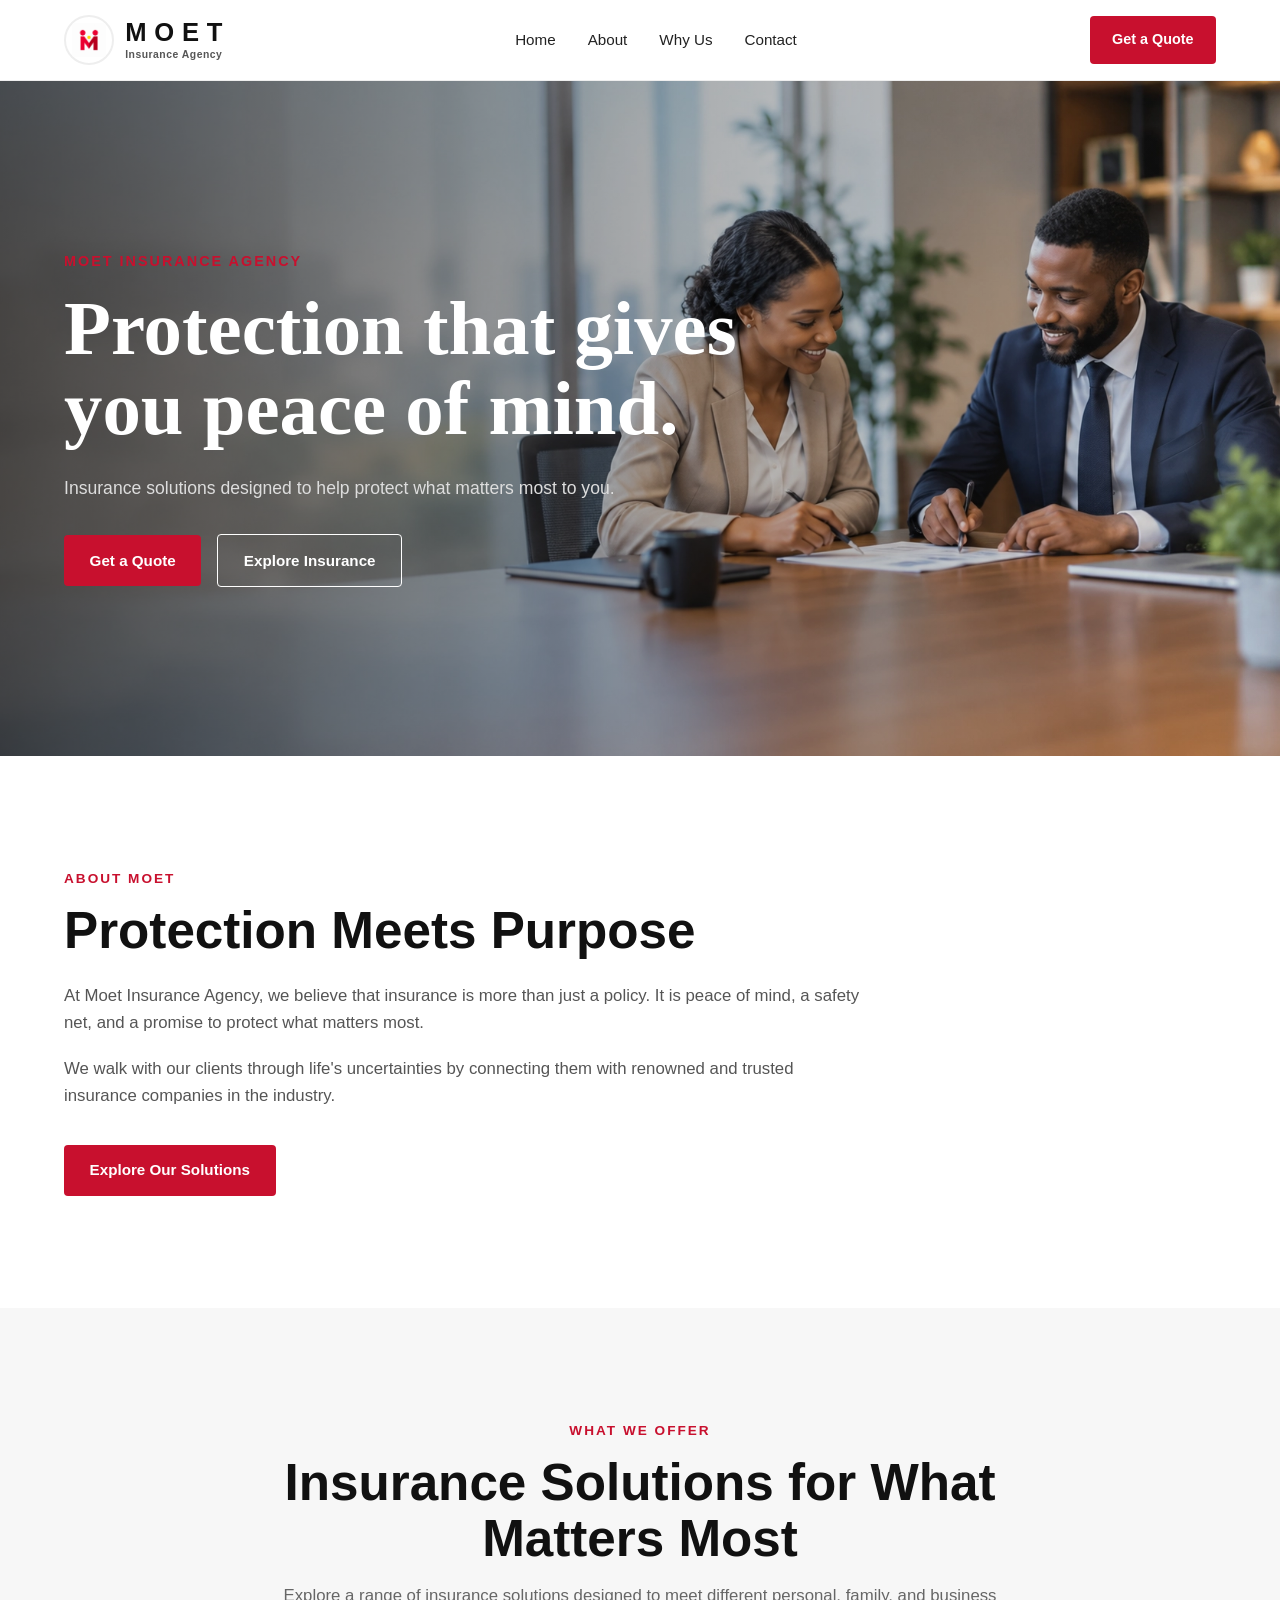
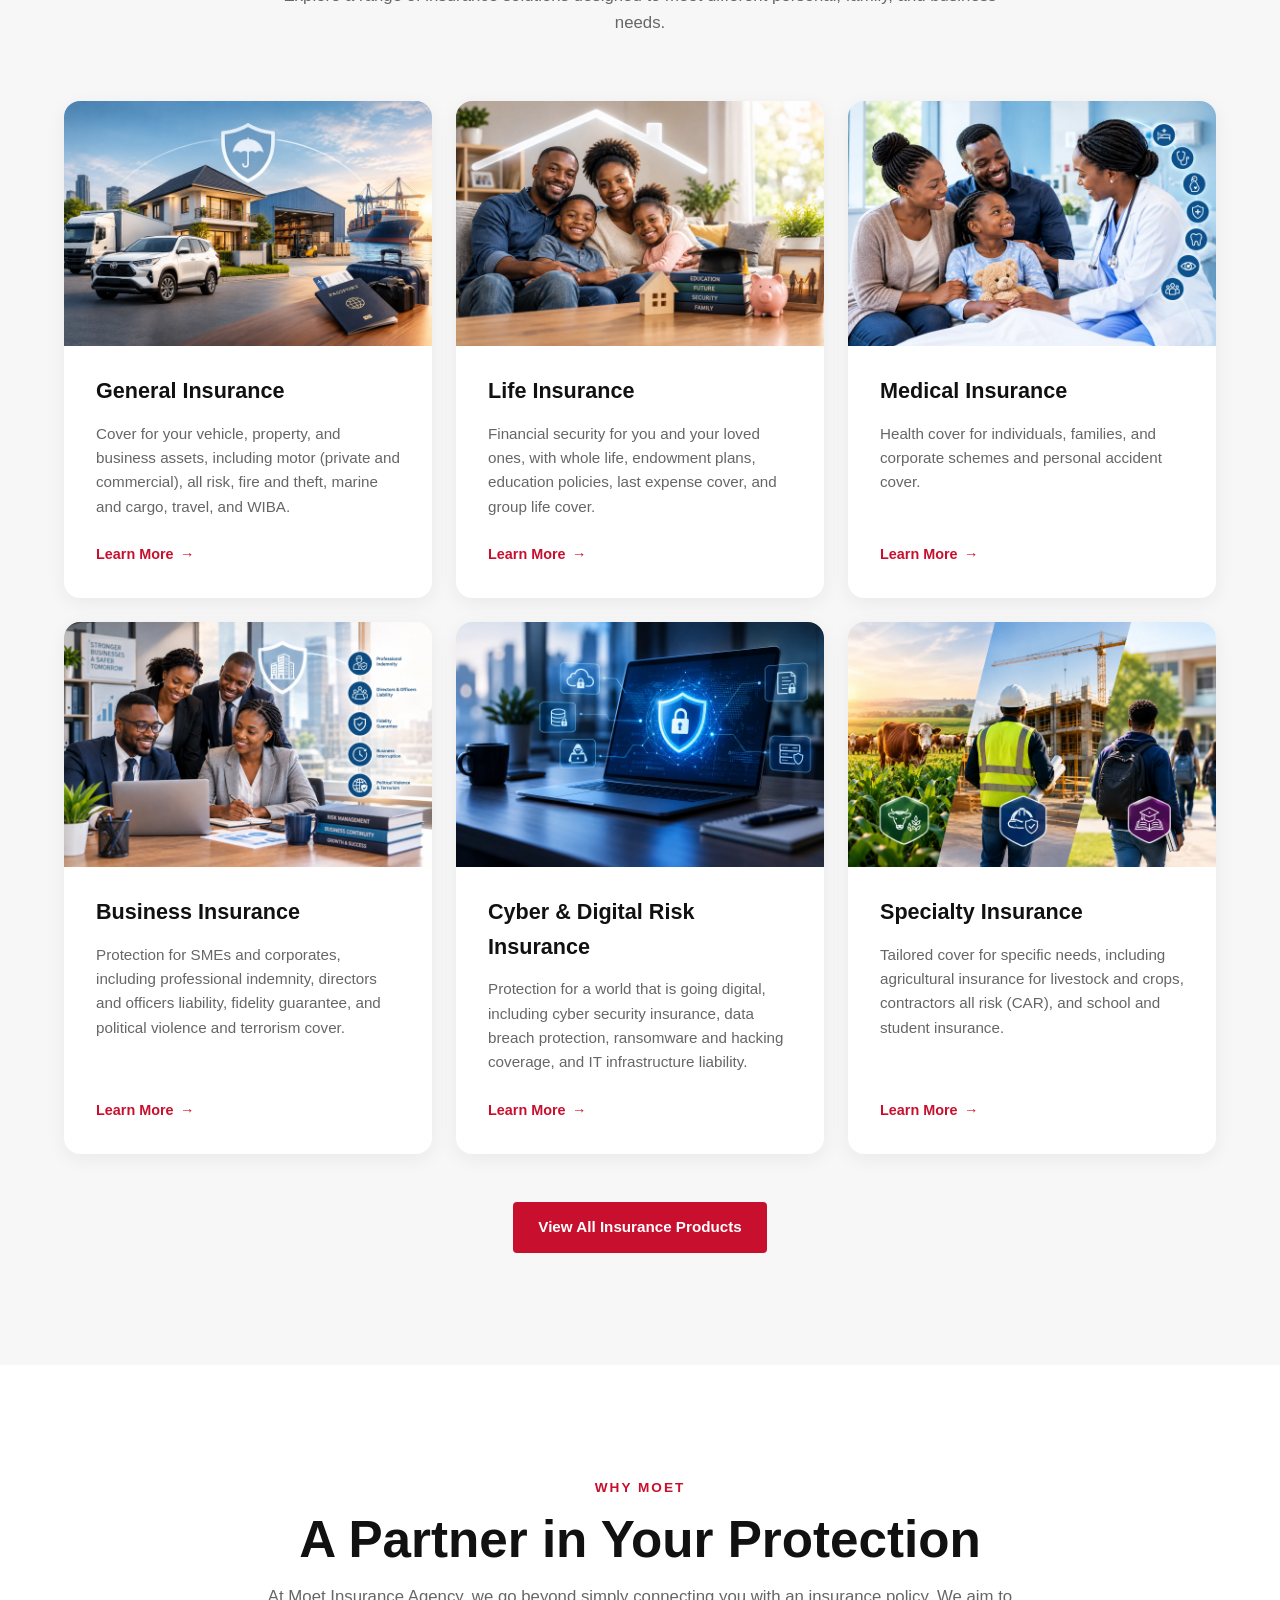
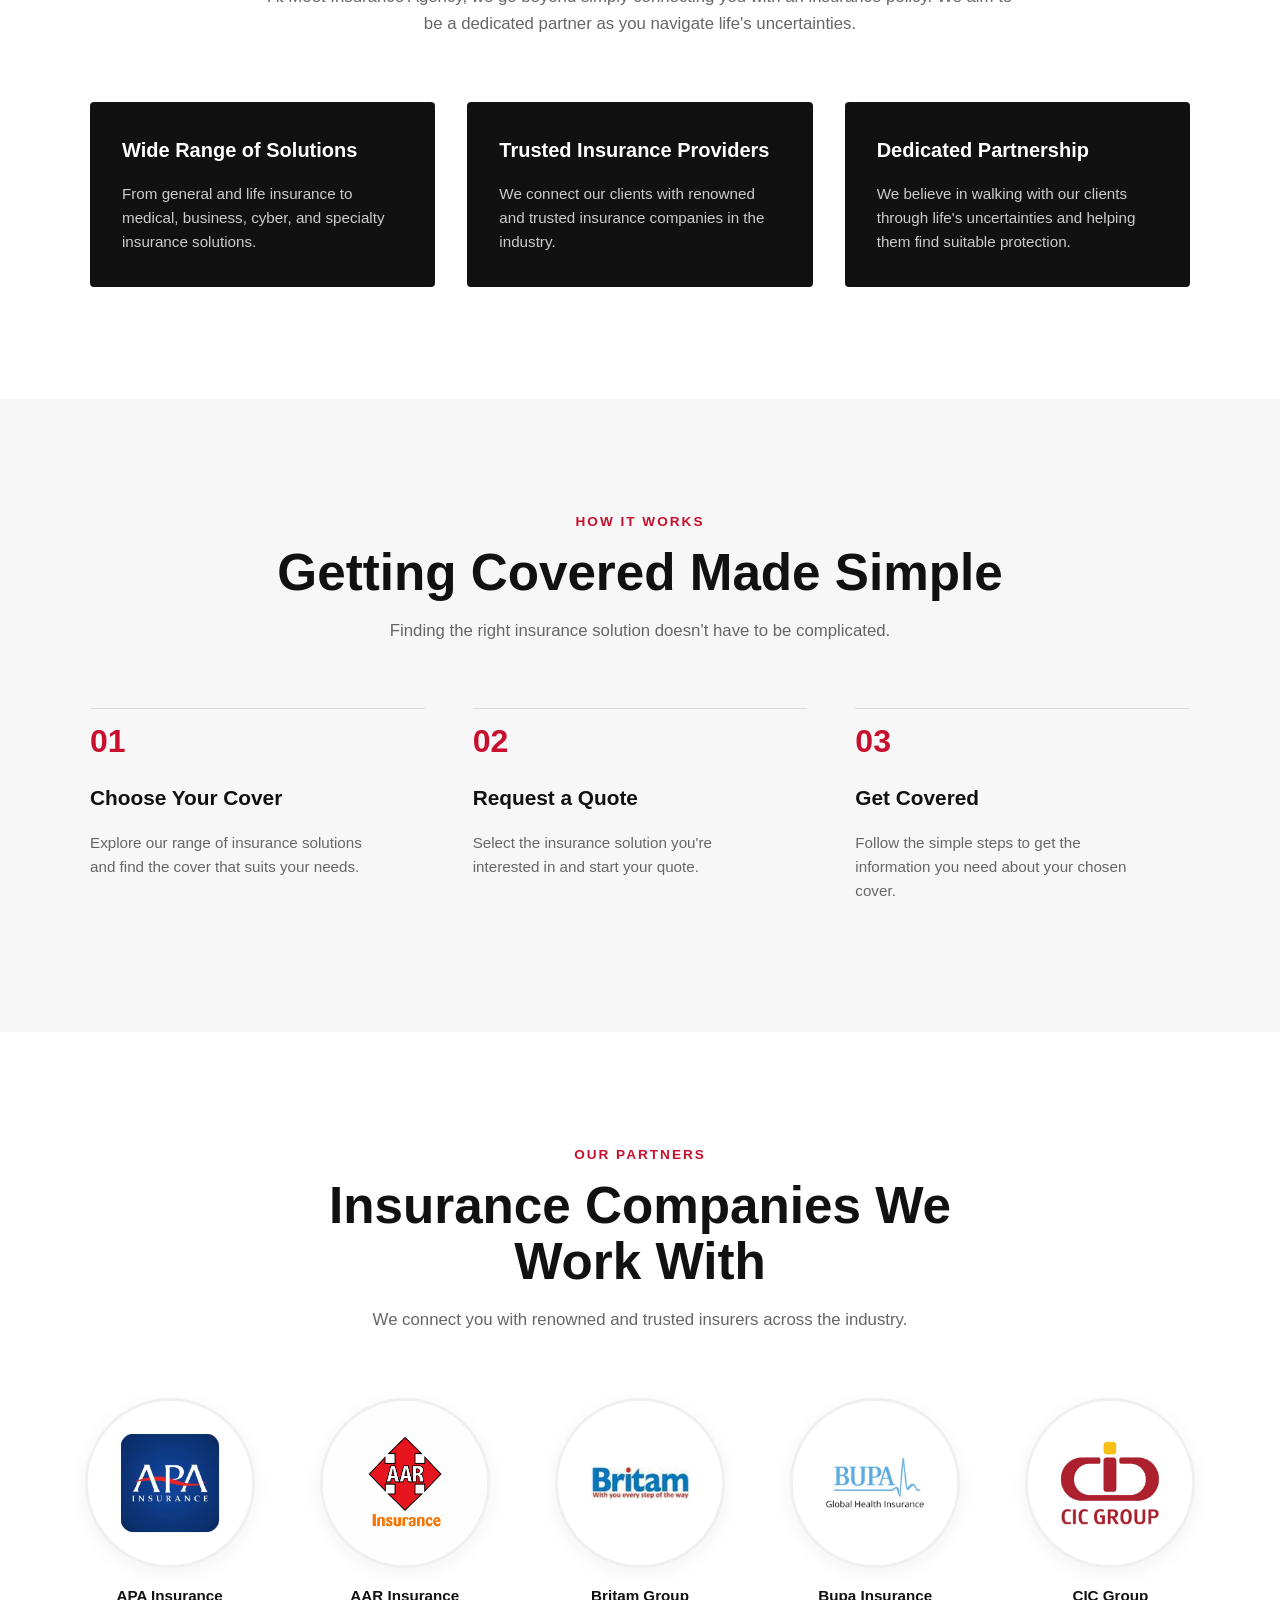
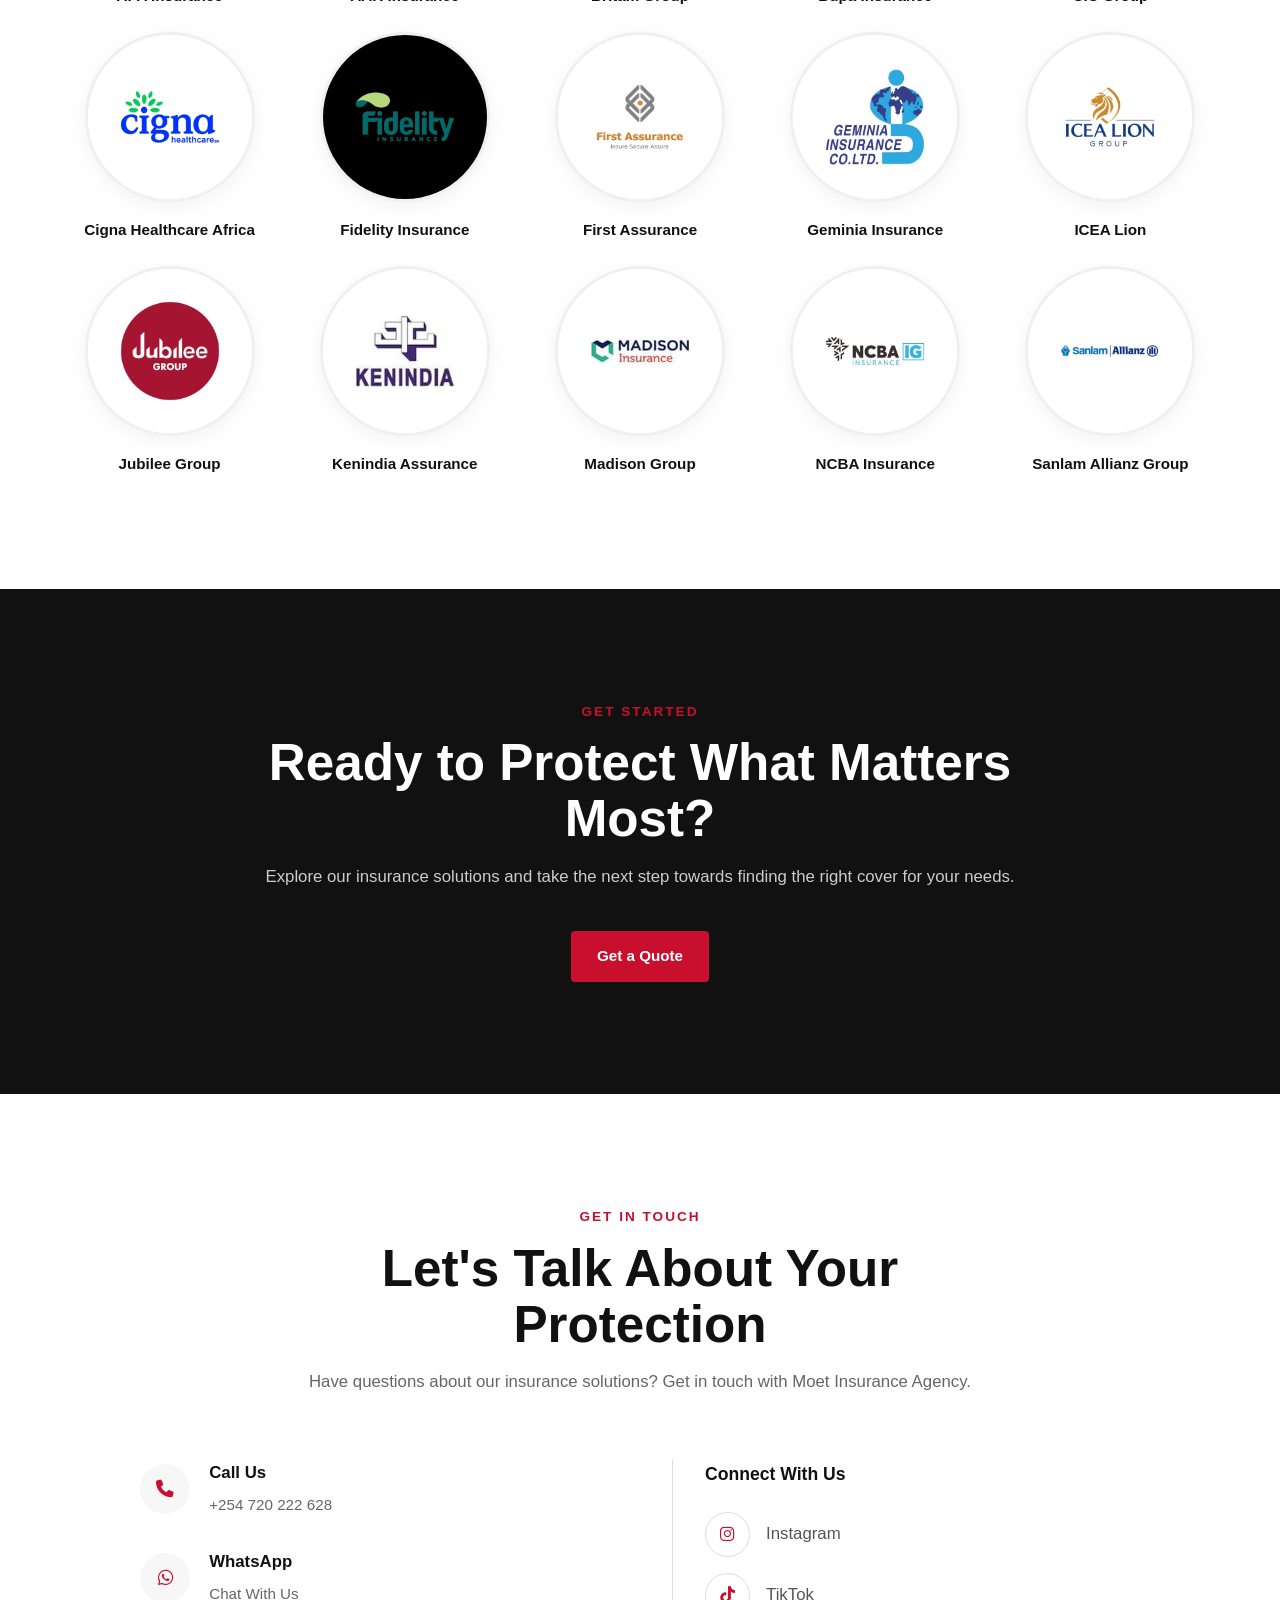
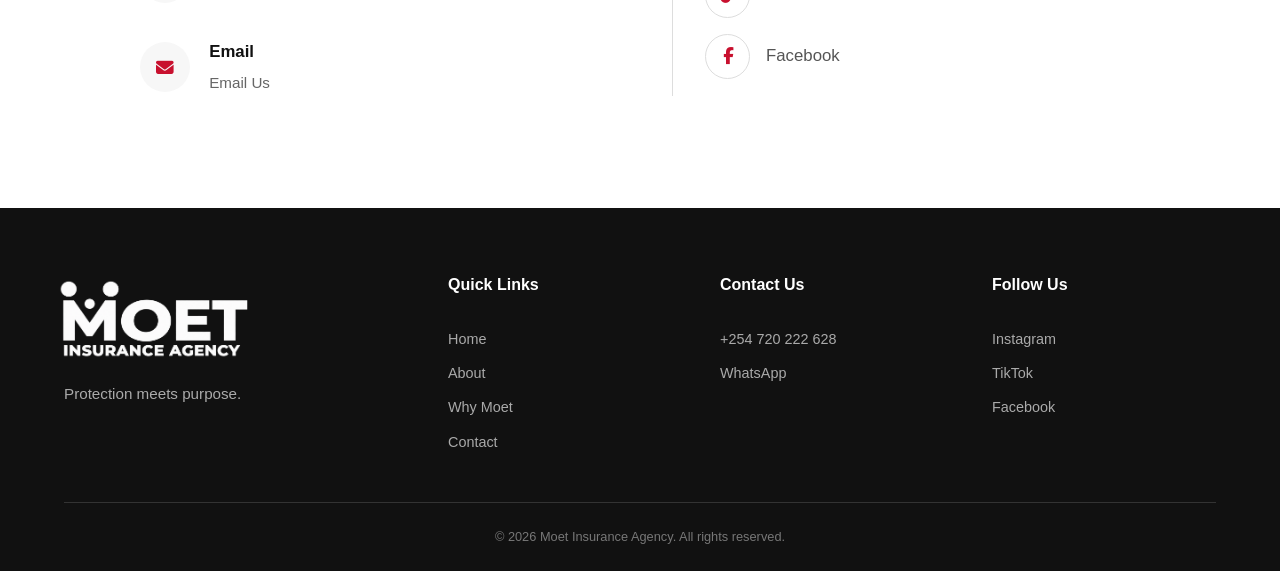
<file: index.html>
<!doctype html>
<html lang="en">
  <head>
    <meta charset="UTF-8" />
    <meta name="viewport" content="width=device-width, initial-scale=1.0" />

    <title>Moet Insurance Agency</title>

    <link rel="stylesheet" href="css/base.css" />
    <link rel="stylesheet" href="css/home.css" />
    <link rel="preload" as="image" href="assets/hero.webp" />

    <link rel="icon" type="image/webp" href="assets/moet.webp" />
    <link rel="apple-touch-icon" href="assets/moet.webp" />
    <!-- Font Awesome Icons -->
    <link
      rel="stylesheet"
      href="https://cdnjs.cloudflare.com/ajax/libs/font-awesome/6.7.2/css/all.min.css"
    />
    <!-- Google tag (gtag.js) -->
    <script
      async
      src="https://www.googletagmanager.com/gtag/js?id=G-QFRTDTS99S"
    ></script>
    <script>
      window.dataLayer = window.dataLayer || [];
      function gtag() {
        dataLayer.push(arguments);
      }
      gtag("js", new Date());

      gtag("config", "G-QFRTDTS99S");
    </script>
  </head>

  <body>
    <!-- ==================== HEADER ==================== -->
    <header>
      <nav>
        <!-- Logo -->
        <div class="logo">
          <a href="index.html" aria-label="Moet Insurance Agency">
            <span class="logo-icon">
              <img src="assets/moet.webp" alt="Moet Insurance Agency" />
            </span>
            <span class="logo-text">
              <span class="logo-name">
                <span>M</span><span>O</span><span>E</span><span>T</span>
              </span>
              <span class="logo-tagline">Insurance Agency</span>
            </span>
          </a>
        </div>

        <!-- Navigation Links -->
        <div class="nav-links">
          <a href="#home">Home</a>
          <a href="#about">About</a>
          <a href="#why-moet">Why Us</a>
          <a href="#contact">Contact</a>
        </div>

        <!-- Get a Quote Button -->
        <div class="nav-cta">
          <a href="products.html">Get a Quote</a>
        </div>
      </nav>
    </header>

    <!-- ==================== MAIN CONTENT ==================== -->
    <main>
      <!-- ==================== HERO SECTION ==================== -->
      <section id="home" class="hero">
        <div class="hero-content">
          <p class="hero-subtitle">MOET INSURANCE AGENCY</p>

          <h1
            style="
              font-family: Georgia, &quot;Times New Roman&quot;, Times, serif;
            "
          >
            Protection that gives you peace of mind.
          </h1>

          <p class="hero-text">
            Insurance solutions designed to help protect what matters most to
            you.
          </p>

          <div class="hero-buttons">
            <a href="products.html" class="btn btn-primary">Get a Quote</a>
            <a href="#insurance" class="btn btn-secondary">Explore Insurance</a>
          </div>
        </div>
      </section>

      <!-- ==================== ABOUT SECTION ==================== -->
      <section id="about" class="about">
        <div class="about-content">
          <p class="section-label">ABOUT MOET</p>

          <h2>Protection Meets Purpose</h2>

          <p>
            At Moet Insurance Agency, we believe that insurance is more than
            just a policy. It is peace of mind, a safety net, and a promise to
            protect what matters most.
          </p>

          <p>
            We walk with our clients through life's uncertainties by connecting
            them with renowned and trusted insurance companies in the industry.
          </p>

          <a href="products.html" class="btn btn-primary">
            Explore Our Solutions
          </a>
        </div>
      </section>

      <!-- ==================== INSURANCE SOLUTIONS ==================== -->
      <section id="insurance" class="insurance">
        <div class="section-heading">
          <p class="section-label">WHAT WE OFFER</p>

          <h2>Insurance Solutions for What Matters Most</h2>

          <p>
            Explore a range of insurance solutions designed to meet different
            personal, family, and business needs.
          </p>
        </div>

        <div class="insurance-grid">
          <!-- General Insurance -->
          <div class="insurance-card">
            <div class="card-image">
              <img
                src="images/general-insurance.webp"
                alt="General insurance"
                width="1200"
                height="800"
                loading="lazy"
              />
            </div>

            <div class="card-body">
              <h3>General Insurance</h3>

              <p>
                Cover for your vehicle, property, and business assets, including
                motor (private and commercial), all risk, fire and theft, marine
                and cargo, travel, and WIBA.
              </p>

              <a
                href="products.html#general-insurance"
                class="card-link"
                data-track="product_card_click"
                data-product="general-insurance"
                >Learn More</a
              >
            </div>
          </div>

          <!-- Life Insurance -->
          <div class="insurance-card">
            <div class="card-image">
              <img
                src="images/life-insurance.webp"
                alt="Life insurance"
                width="1200"
                height="800"
                loading="lazy"
              />
            </div>

            <div class="card-body">
              <h3>Life Insurance</h3>

              <p>
                Financial security for you and your loved ones, with whole life,
                endowment plans, education policies, last expense cover, and
                group life cover.
              </p>

              <a
                href="products.html#life-insurance"
                class="card-link"
                data-track="product_card_click"
                data-product="life-insurance"
                >Learn More</a
              >
            </div>
          </div>

          <!-- Medical Insurance -->
          <div class="insurance-card">
            <div class="card-image">
              <img
                src="images/medical-insurance.webp"
                alt="Medical insurance"
                width="1200"
                height="800"
                loading="lazy"
              />
            </div>

            <div class="card-body">
              <h3>Medical Insurance</h3>

              <p>
                Health cover for individuals, families, and corporate schemes
                and personal accident cover.
              </p>

              <a
                href="products.html#medical-insurance"
                class="card-link"
                data-track="product_card_click"
                data-product="medical-insurance"
                >Learn More</a
              >
            </div>
          </div>

          <!-- Business Insurance -->
          <div class="insurance-card">
            <div class="card-image">
              <img
                src="images/business-insurance.webp"
                alt="Business insurance"
                width="1200"
                height="800"
                loading="lazy"
              />
            </div>

            <div class="card-body">
              <h3>Business Insurance</h3>

              <p>
                Protection for SMEs and corporates, including professional
                indemnity, directors and officers liability, fidelity guarantee,
                and political violence and terrorism cover.
              </p>

              <a
                href="products.html#business-insurance"
                class="card-link"
                data-track="product_card_click"
                data-product="business-insurance"
                >Learn More</a
              >
            </div>
          </div>

          <!-- Cyber & Digital Risk Insurance -->
          <div class="insurance-card">
            <div class="card-image">
              <img
                src="images/cyber-insurance.webp"
                alt="Cyber and digital risk insurance"
                width="1200"
                height="800"
                loading="lazy"
              />
            </div>

            <div class="card-body">
              <h3>Cyber &amp; Digital Risk Insurance</h3>

              <p>
                Protection for a world that is going digital, including cyber
                security insurance, data breach protection, ransomware and
                hacking coverage, and IT infrastructure liability.
              </p>

              <a
                href="products.html#cyber-digital-risk"
                class="card-link"
                data-track="product_card_click"
                data-product="cyber-digital-risk"
                >Learn More</a
              >
            </div>
          </div>

          <!-- Specialty Insurance -->
          <div class="insurance-card">
            <div class="card-image">
              <img
                src="images/speciality-insurance.webp"
                alt="Specialty insurance"
                width="1200"
                height="800"
                loading="lazy"
              />
            </div>

            <div class="card-body">
              <h3>Specialty Insurance</h3>

              <p>
                Tailored cover for specific needs, including agricultural
                insurance for livestock and crops, contractors all risk (CAR),
                and school and student insurance.
              </p>

              <a
                href="products.html#specialty-insurance"
                class="card-link"
                data-track="product_card_click"
                data-product="specialty-insurance"
                >Learn More</a
              >
            </div>
          </div>
        </div>

        <!-- View All Products -->
        <div class="section-action">
          <a href="products.html" class="btn btn-primary">
            View All Insurance Products
          </a>
        </div>
      </section>

      <!-- ==================== WHY MOET SECTION ==================== -->
      <section id="why-moet" class="why-moet">
        <div class="section-heading">
          <p class="section-label">WHY MOET</p>

          <h2>A Partner in Your Protection</h2>

          <p>
            At Moet Insurance Agency, we go beyond simply connecting you with an
            insurance policy. We aim to be a dedicated partner as you navigate
            life's uncertainties.
          </p>
        </div>

        <div class="why-moet-grid">
          <!-- Wide Range -->
          <div class="why-card">
            <h3>Wide Range of Solutions</h3>

            <p>
              From general and life insurance to medical, business, cyber, and
              specialty insurance solutions.
            </p>
          </div>

          <!-- Trusted Providers -->
          <div class="why-card">
            <h3>Trusted Insurance Providers</h3>

            <p>
              We connect our clients with renowned and trusted insurance
              companies in the industry.
            </p>
          </div>

          <!-- Dedicated Partnership -->
          <div class="why-card">
            <h3>Dedicated Partnership</h3>

            <p>
              We believe in walking with our clients through life's
              uncertainties and helping them find suitable protection.
            </p>
          </div>
        </div>
      </section>

      <!-- ==================== HOW IT WORKS ==================== -->
      <section id="how-it-works" class="how-it-works">
        <div class="section-heading">
          <p class="section-label">HOW IT WORKS</p>

          <h2>Getting Covered Made Simple</h2>

          <p>
            Finding the right insurance solution doesn't have to be complicated.
          </p>
        </div>

        <div class="steps-container">
          <!-- Step 1 -->
          <div class="step">
            <span class="step-number">01</span>

            <h3>Choose Your Cover</h3>

            <p>
              Explore our range of insurance solutions and find the cover that
              suits your needs.
            </p>
          </div>

          <!-- Step 2 -->
          <div class="step">
            <span class="step-number">02</span>

            <h3>Request a Quote</h3>

            <p>
              Select the insurance solution you're interested in and start your
              quote.
            </p>
          </div>

          <!-- Step 3 -->
          <div class="step">
            <span class="step-number">03</span>

            <h3>Get Covered</h3>

            <p>
              Follow the simple steps to get the information you need about your
              chosen cover.
            </p>
          </div>
        </div>
      </section>

      <!-- ==================== PARTNERS SECTION ==================== -->
      <section id="partners" class="partners">
        <div class="section-heading">
          <p class="section-label">OUR PARTNERS</p>

          <h2>Insurance Companies We Work With</h2>

          <p>
            We connect you with renowned and trusted insurers across the
            industry.
          </p>
        </div>

        <div class="partners-grid">
          <div class="partner-card">
            <div class="partner-logo">
              <img src="assets/apa.webp" alt="APA Insurance" />
            </div>
            <p class="partner-name">APA Insurance</p>
          </div>
          <div class="partner-card">
            <div class="partner-logo">
              <img src="assets/aar.webp" alt="AAR Insurance" />
            </div>
            <p class="partner-name">AAR Insurance</p>
          </div>
          <div class="partner-card">
            <div class="partner-logo">
              <img src="assets/britam.webp" alt="Britam Group" />
            </div>
            <p class="partner-name">Britam Group</p>
          </div>
          <div class="partner-card">
            <div class="partner-logo">
              <img src="assets/bupa.webp" alt="Bupa Insurance" />
            </div>
            <p class="partner-name">Bupa Insurance</p>
          </div>
          <div class="partner-card">
            <div class="partner-logo">
              <img src="assets/cic.webp" alt="CIC Insurance" />
            </div>
            <p class="partner-name">CIC Group</p>
          </div>
          <div class="partner-card">
            <div class="partner-logo">
              <img src="assets/cigna.webp" alt="Cigna Healthcare Africa" />
            </div>
            <p class="partner-name">Cigna Healthcare Africa</p>
          </div>
          <div class="partner-card">
            <div class="partner-logo">
              <img src="assets/fidelity.webp" alt="Fidelity Insurance" />
            </div>
            <p class="partner-name">Fidelity Insurance</p>
          </div>
          <div class="partner-card">
            <div class="partner-logo">
              <img src="assets/first_assurance.webp" alt="First Assurance" />
            </div>
            <p class="partner-name">First Assurance</p>
          </div>
          <div class="partner-card">
            <div class="partner-logo">
              <img src="assets/geminia.webp" alt="Geminia Insurance" />
            </div>
            <p class="partner-name">Geminia Insurance</p>
          </div>
          <div class="partner-card">
            <div class="partner-logo">
              <img src="assets/icea_lion.webp" alt="ICEA Lion" />
            </div>
            <p class="partner-name">ICEA Lion</p>
          </div>
          <div class="partner-card">
            <div class="partner-logo">
              <img src="assets/jubilee.webp" alt="Jubilee Group" />
            </div>
            <p class="partner-name">Jubilee Group</p>
          </div>
          <div class="partner-card">
            <div class="partner-logo">
              <img src="assets/kenindia.webp" alt="Kenindia Assurance" />
            </div>
            <p class="partner-name">Kenindia Assurance</p>
          </div>
          <div class="partner-card">
            <div class="partner-logo">
              <img src="assets/madison.webp" alt="Madison Group" />
            </div>
            <p class="partner-name">Madison Group</p>
          </div>
          <div class="partner-card">
            <div class="partner-logo">
              <img src="assets/ncba.webp" alt="NCBA Insurance" />
            </div>
            <p class="partner-name">NCBA Insurance</p>
          </div>
          <div class="partner-card">
            <div class="partner-logo">
              <img
                src="assets/sanlam_allianz.webp"
                alt="Sanlam Allianz Group"
              />
            </div>
            <p class="partner-name">Sanlam Allianz Group</p>
          </div>
        </div>
      </section>

      <!-- ==================== GET A QUOTE CTA ==================== -->
      <section class="quote-cta">
        <div class="quote-cta-content">
          <p class="section-label">GET STARTED</p>

          <h2>Ready to Protect What Matters Most?</h2>

          <p>
            Explore our insurance solutions and take the next step towards
            finding the right cover for your needs.
          </p>

          <a href="products.html" class="btn btn-primary"> Get a Quote </a>
        </div>
      </section>

      <!-- ==================== CONTACT SECTION ==================== -->
      <section id="contact" class="contact">
        <div class="section-heading">
          <p class="section-label">GET IN TOUCH</p>

          <h2>Let's Talk About Your Protection</h2>

          <p>
            Have questions about our insurance solutions? Get in touch with Moet
            Insurance Agency.
          </p>
        </div>

        <div class="contact-content">
          <!-- Contact Information -->
          <div class="contact-info">
            <!-- Phone -->
            <div class="contact-item">
              <a href="tel:+254720222628" class="contact-icon">
                <i class="fa-solid fa-phone"></i>
              </a>

              <div>
                <h3>Call Us</h3>
                <a href="tel:+254720222628"> +254 720 222 628 </a>
              </div>
            </div>

            <!-- WhatsApp -->
            <div class="contact-item">
              <a
                href="https://wa.me/254720222628?text=Hello%2C%20I%20would%20love%20to%20learn%20more%20about%20your%20insurance%20policies."
                class="contact-icon"
                target="_blank"
                rel="noopener noreferrer"
              >
                <i class="fa-brands fa-whatsapp"></i>
              </a>
              <div>
                <h3>WhatsApp</h3>
                <a
                  href="https://wa.me/254720222628?text=Hello%2C%20I%20would%20love%20to%20learn%20more%20about%20your%20insurance%20policies."
                  target="_blank"
                  rel="noopener noreferrer"
                >
                  Chat With Us
                </a>
              </div>
            </div>

            <!-- Email -->
            <div class="contact-item">
              <a
                href="mailto:moetinsuranceagency@gmail.com?subject=Insurance%20Enquiry&body=Hello%20Moet%20Insurance%20Agency%2C%0A%0AI%20would%20like%20to%20learn%20more%20about%20your%20insurance%20policies.%0A%0AName%3A%20%0APhone%3A%20%0AInsurance%20type%3A%20"
                class="contact-icon"
                aria-label="Email Moet Insurance Agency"
              >
                <i class="fa-solid fa-envelope"></i>
              </a>

              <div>
                <h3>Email</h3>
                <a
                  href="mailto:moetinsuranceagency@gmail.com?subject=Insurance%20Enquiry&body=Hello%20Moet%20Insurance%20Agency%2C%0A%0AI%20would%20like%20to%20learn%20more%20about%20your%20insurance%20policies.%0A%0AName%3A%20%0APhone%3A%20%0AInsurance%20type%3A%20"
                >
                  Email Us
                </a>
              </div>
            </div>
          </div>

          <!-- Social Media -->
          <div class="social-media">
            <h3>Connect With Us</h3>

            <div class="social-links">
              <a
                href="https://www.instagram.com/moetinsurancegencyke/"
                target="_blank"
                rel="noopener noreferrer"
              >
                <i class="fa-brands fa-instagram"></i>
                <span>Instagram</span>
              </a>

              <a
                href="https://www.tiktok.com/@moet.insurance.ag"
                target="_blank"
                rel="noopener noreferrer"
              >
                <i class="fa-brands fa-tiktok"></i>
                <span>TikTok</span>
              </a>

              <a href="">
                <i class="fa-brands fa-facebook-f"></i>
                <span>Facebook</span>
              </a>
            </div>
          </div>
        </div>
      </section>
    </main>

    <!-- ==================== FOOTER ==================== -->
    <footer>
      <div class="footer-content">
        <!-- Company -->
        <div class="footer-company">
          <a
            href="index.html"
            class="footer-logo"
            aria-label="Moet Insurance Agency"
          >
            <img
              src="assets/logo.webp"
              alt="Moet Insurance Agency"
              width="480"
              height="220"
              loading="lazy"
            />
          </a>

          <p>Protection meets purpose.</p>
        </div>

        <!-- Quick Links -->
        <div class="footer-links">
          <h3>Quick Links</h3>

          <a href="#home">Home</a>
          <a href="#about">About</a>
          <a href="#why-moet">Why Moet</a>
          <a href="#contact">Contact</a>
        </div>

        <!-- Contact -->
        <div class="footer-contact">
          <h3>Contact Us</h3>

          <a href="tel:+254720222628"> +254 720 222 628 </a>

          <a
            href="https://wa.me/254720222628?text=Hello%2C%20I%20would%20love%20to%20learn%20more%20about%20your%20insurance%20policies."
            target="_blank"
            rel="noopener noreferrer"
          >
            WhatsApp
          </a>
        </div>

        <!-- Social Media -->
        <div class="footer-social">
          <h3>Follow Us</h3>

          <a
            href="https://www.instagram.com/moetinsurancegencyke/"
            target="_blank"
            rel="noopener noreferrer"
            >Instagram</a
          >
          <a
            href="https://www.tiktok.com/@moet.insurance.ag"
            target="_blank"
            rel="noopener noreferrer"
            >TikTok</a
          >
          <a href="">Facebook</a>
        </div>
      </div>

      <div class="footer-bottom">
        <p>&copy; 2026 Moet Insurance Agency. All rights reserved.</p>
      </div>
    </footer>
    <script src="js/tracking.js"></script>
  </body>
</html>
</file>
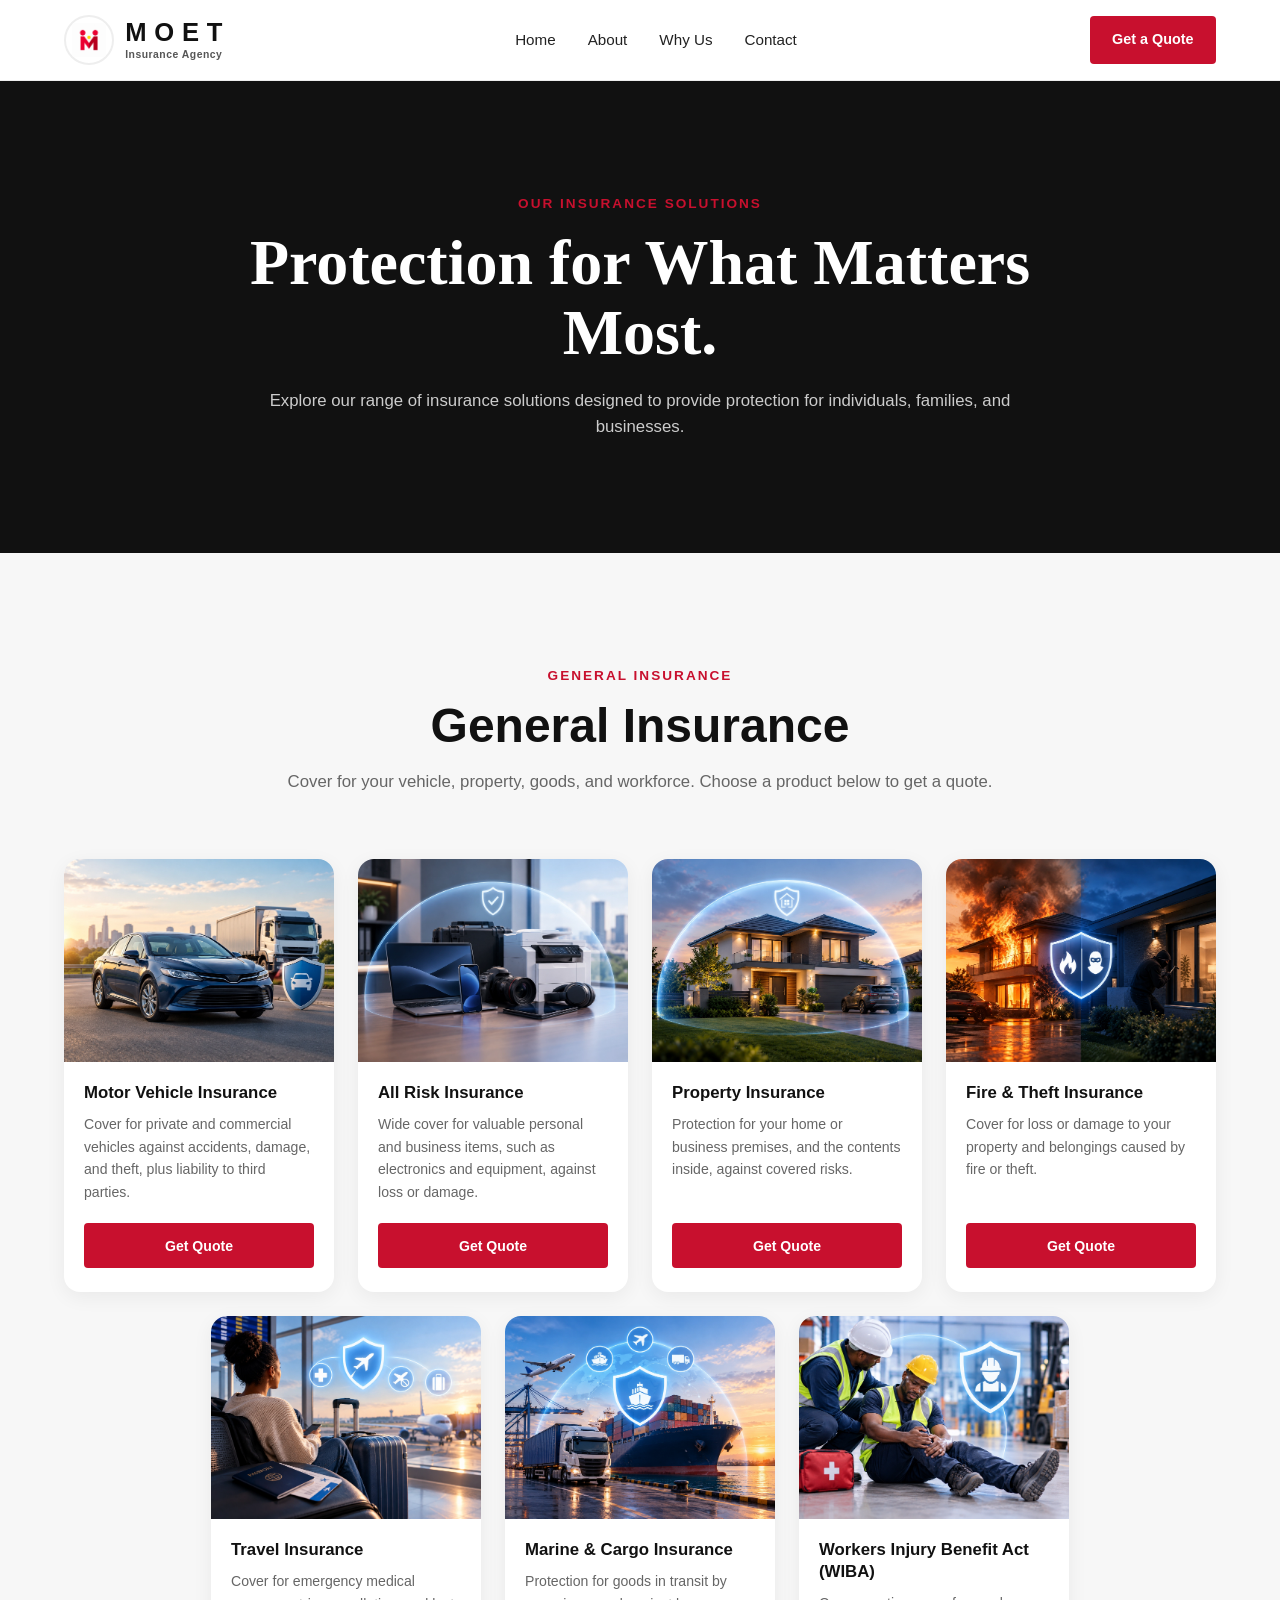
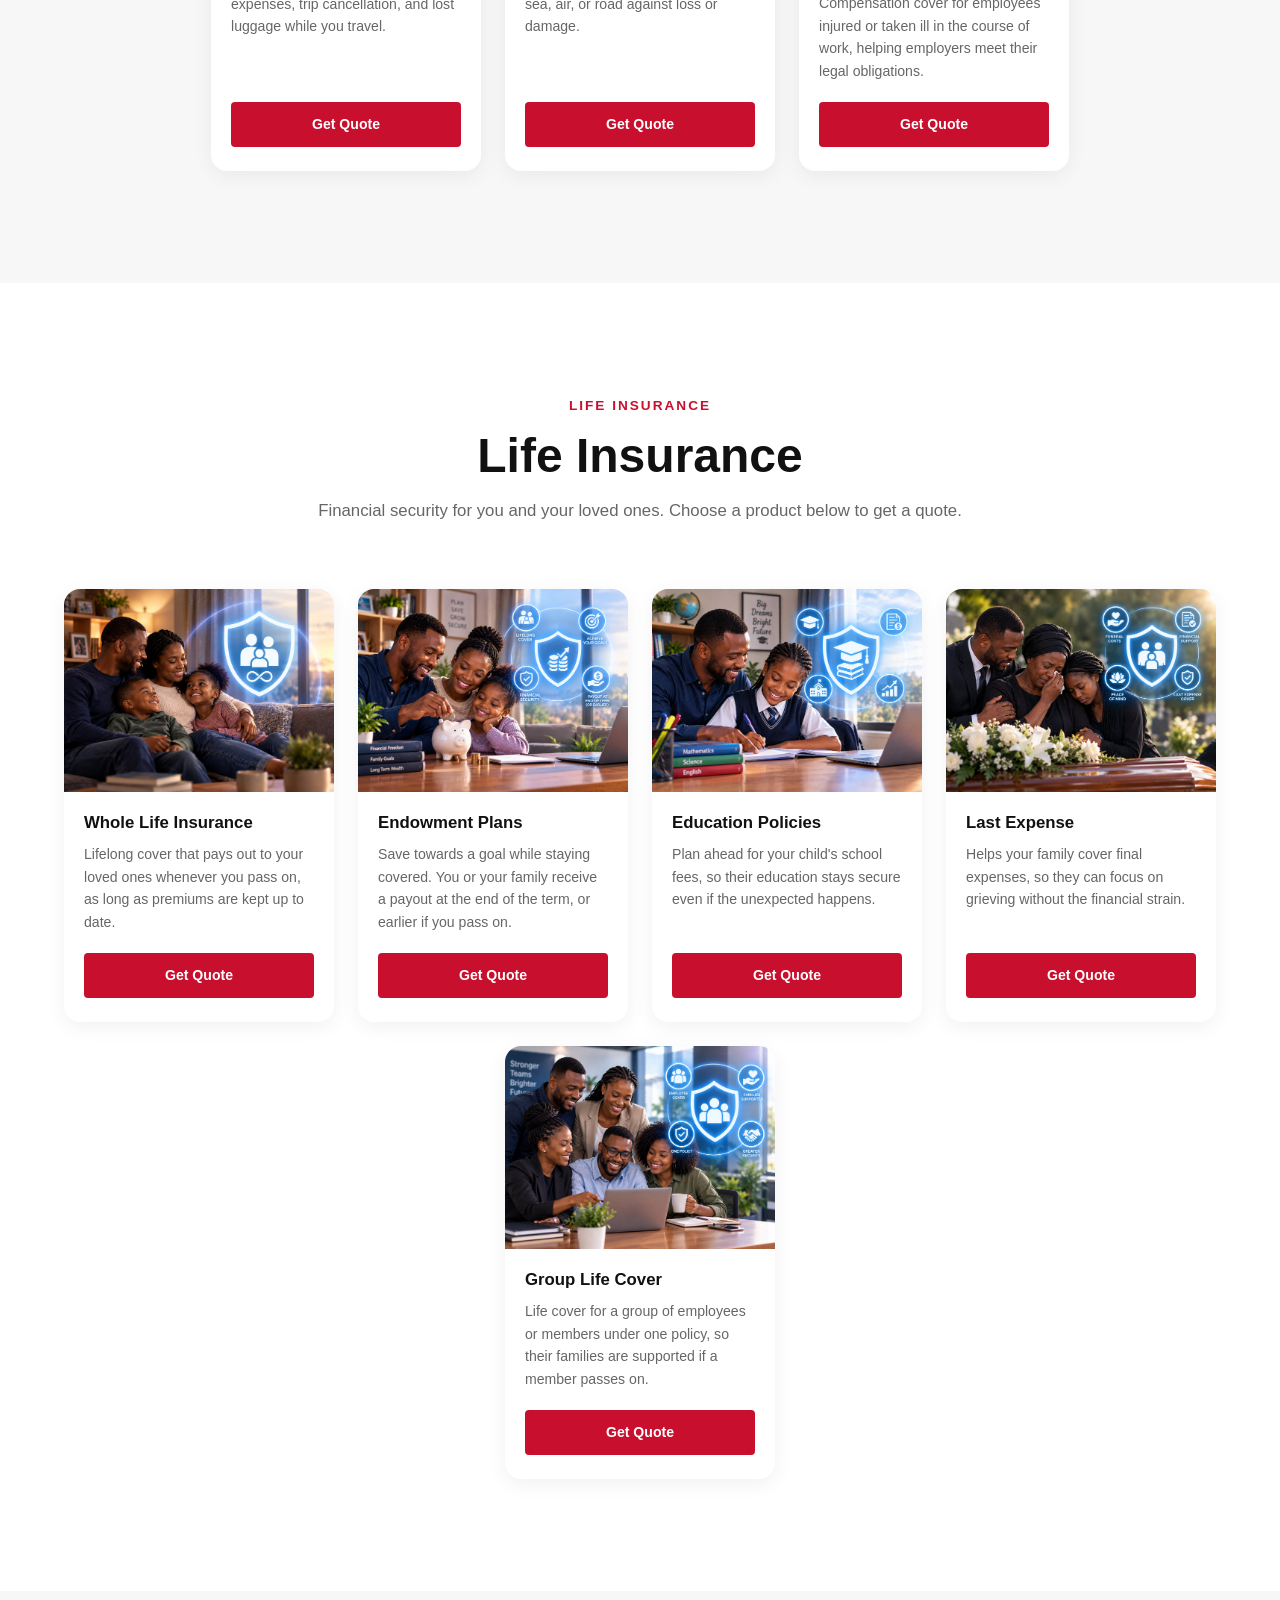
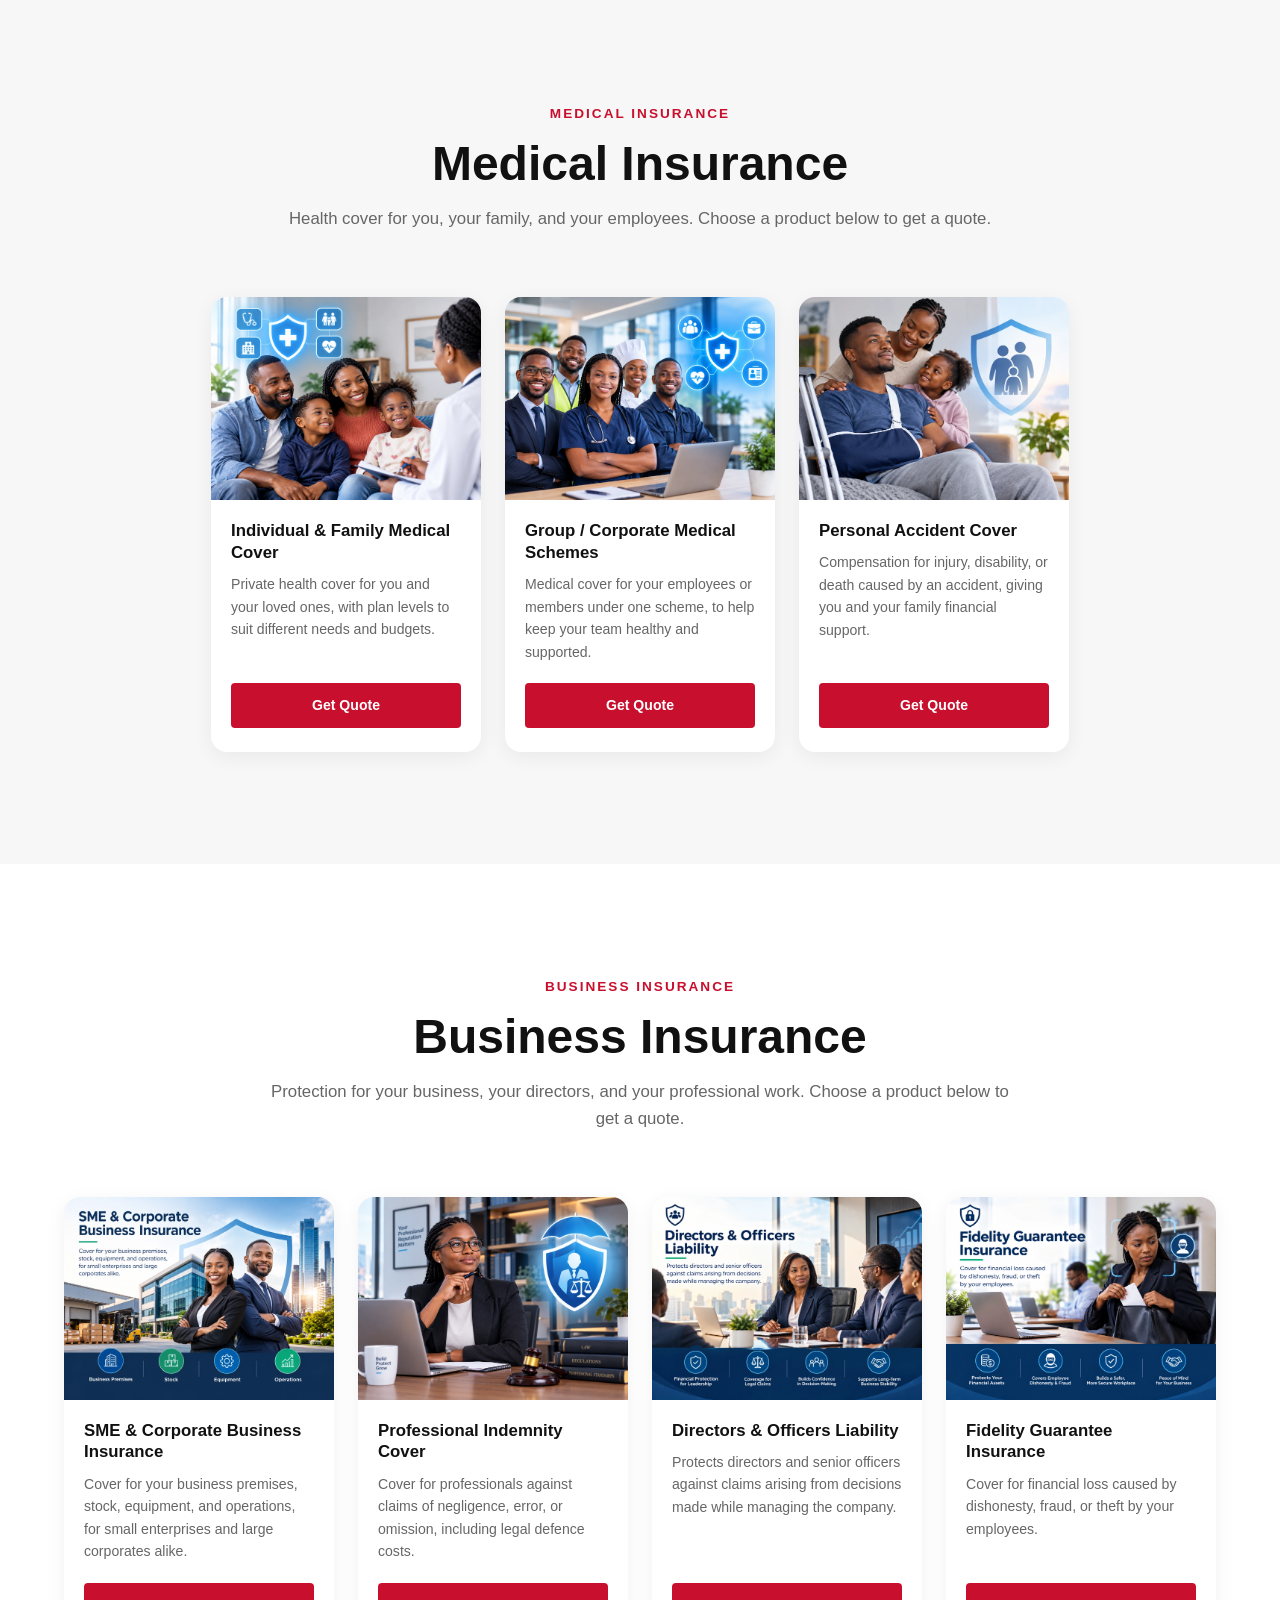
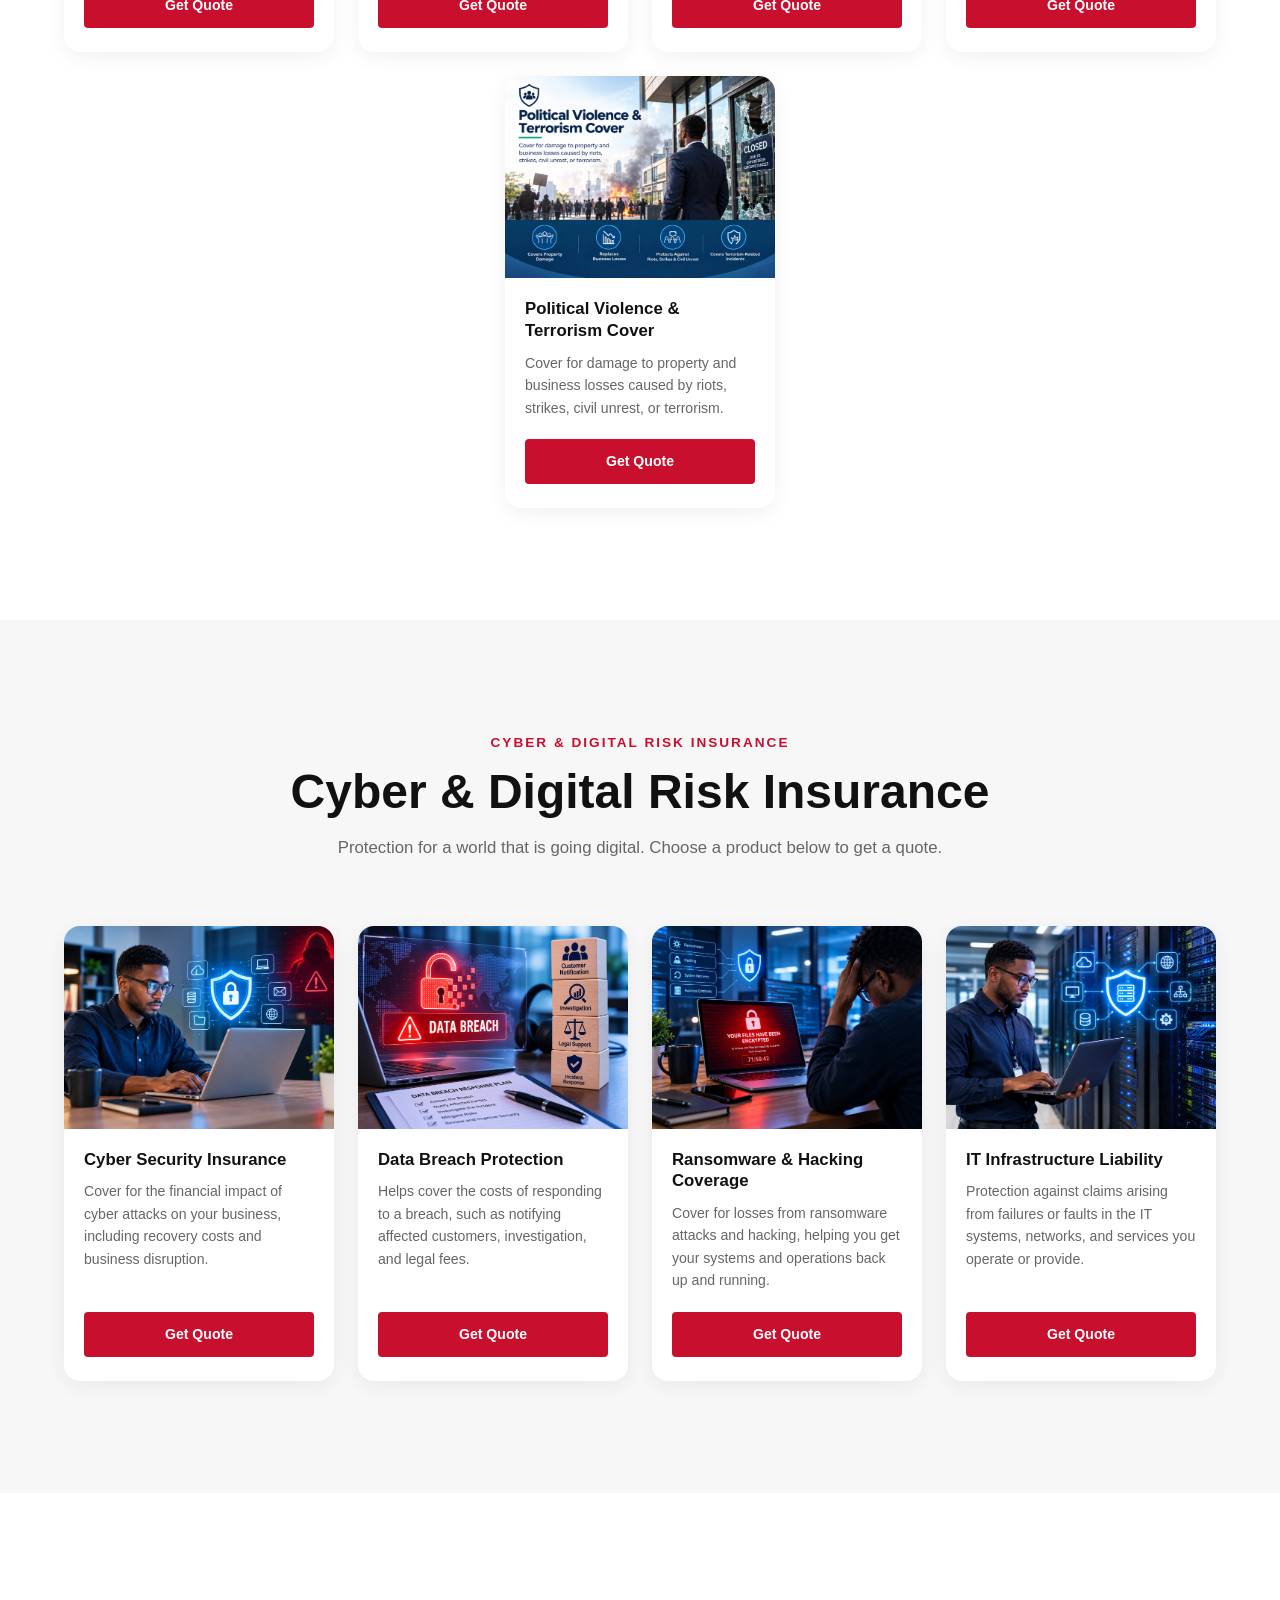
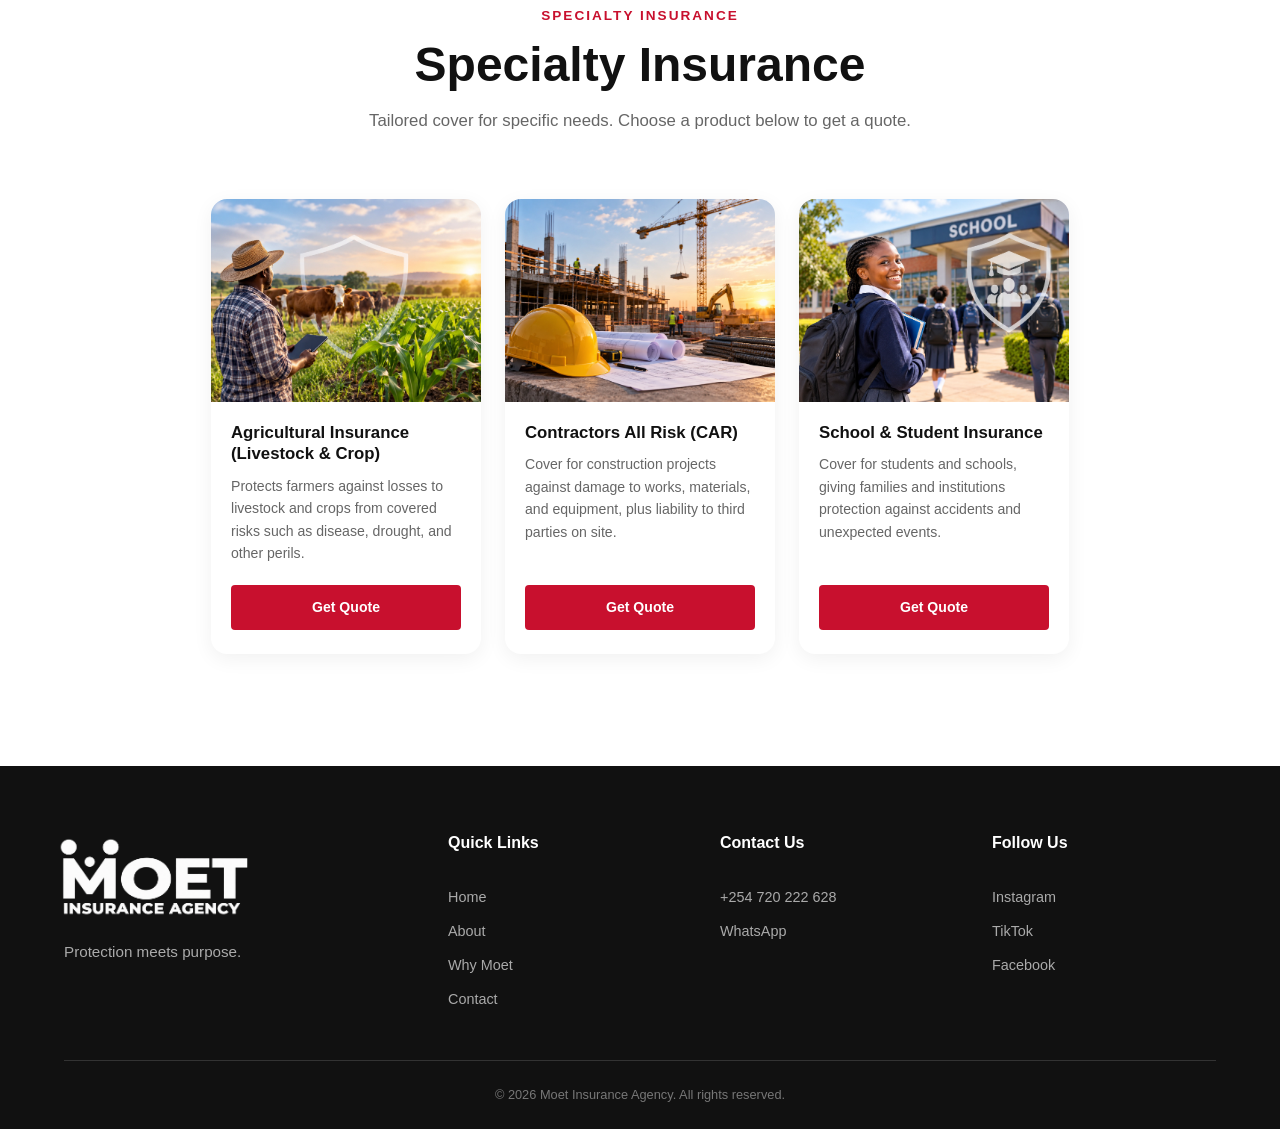
<file: products.html>
<!doctype html>
<html lang="en">
  <head>
    <meta charset="UTF-8" />
    <meta name="viewport" content="width=device-width, initial-scale=1.0" />

    <title>Insurance Products | Moet Insurance Agency</title>

    <!-- Main Stylesheet -->

    <link rel="stylesheet" href="css/base.css" />
    <link rel="stylesheet" href="css/products.css" />

    <link rel="icon" type="image/webp" href="assets/moet.webp" />
    <link rel="apple-touch-icon" href="assets/moet.webp" />

    <!-- Font Awesome Icons -->
    <link
      rel="stylesheet"
      href="https://cdnjs.cloudflare.com/ajax/libs/font-awesome/6.7.2/css/all.min.css"
    />

    <!-- Google tag (gtag.js) -->
    <script
      async
      src="https://www.googletagmanager.com/gtag/js?id=G-QFRTDTS99S"
    ></script>
    <script>
      window.dataLayer = window.dataLayer || [];
      function gtag() {
        dataLayer.push(arguments);
      }
      gtag("js", new Date());

      gtag("config", "G-QFRTDTS99S");
    </script>
  </head>
  <body>
    <!-- ==================== HEADER ==================== -->

    <header>
      <nav>
        <!-- Logo -->
        <div class="logo">
          <a href="index.html" aria-label="Moet Insurance Agency">
            <span class="logo-icon">
              <img src="assets/moet.webp" alt="Moet Insurance Agency" />
            </span>
            <span class="logo-text">
              <span class="logo-name">
                <span>M</span><span>O</span><span>E</span><span>T</span>
              </span>
              <span class="logo-tagline">Insurance Agency</span>
            </span>
          </a>
        </div>

        <!-- Navigation Links -->
        <div class="nav-links">
          <a href="index.html#home">Home</a>
          <a href="index.html#about">About</a>
          <a href="index.html#why-moet">Why Us</a>
          <a href="index.html#contact">Contact</a>
        </div>

        <!-- Get a Quote Button -->
        <div class="nav-cta">
          <a href="#general-insurance">Get a Quote</a>
        </div>
      </nav>
    </header>

    <!-- ==================== PRODUCTS INTRODUCTION ==================== -->

    <main>
      <section class="products-intro">
        <div class="products-intro-content">
          <p class="section-label">OUR INSURANCE SOLUTIONS</p>

          <h1
            style="
              font-family: Georgia, &quot;Times New Roman&quot;, Times, serif;
            "
          >
            Protection for What Matters Most.
          </h1>

          <p>
            Explore our range of insurance solutions designed to provide
            protection for individuals, families, and businesses.
          </p>
        </div>
      </section>

      <!-- ==================== GENERAL INSURANCE ==================== -->

      <section id="general-insurance" class="product-category">
        <div class="product-category-heading">
          <p class="section-label">GENERAL INSURANCE</p>

          <h2>General Insurance</h2>

          <p>
            Cover for your vehicle, property, goods, and workforce. Choose a
            product below to get a quote.
          </p>
        </div>

        <div class="product-grid product-grid-4">
          <!-- Motor Vehicle Insurance -->
          <div class="sub-card">
            <div class="sub-card-image">
              <img
                src="images/motor-vehicle.webp"
                alt="Motor vehicle insurance"
                width="800"
                height="600"
                loading="lazy"
              />
            </div>
            <div class="sub-card-body">
              <h3>Motor Vehicle Insurance</h3>
              <p>
                Cover for private and commercial vehicles against accidents,
                damage, and theft, plus liability to third parties.
              </p>
              <a
                href="https://wa.me/254720222628?text=Hello%2C%20I%20would%20like%20to%20get%20a%20quote%20for%20Motor%20Vehicle%20Insurance."
                class="btn btn-primary sub-card-btn"
                data-track="quote_click"
                data-product="motor-vehicle"
                data-category="general-insurance"
                data-underwriter="whatsapp"
                target="_blank"
                rel="noopener noreferrer"
              >
                Get Quote
              </a>
            </div>
          </div>

          <!-- All Risk Insurance -->
          <div class="sub-card">
            <div class="sub-card-image">
              <img
                src="images/all-risk.webp"
                alt="All risk insurance"
                width="800"
                height="600"
                loading="lazy"
              />
            </div>
            <div class="sub-card-body">
              <h3>All Risk Insurance</h3>
              <p>
                Wide cover for valuable personal and business items, such as
                electronics and equipment, against loss or damage.
              </p>
              <a
                href="https://wa.me/254720222628?text=Hello%2C%20I%20would%20like%20to%20get%20a%20quote%20for%20All%20Risk%20Insurance."
                class="btn btn-primary sub-card-btn"
                data-track="quote_click"
                data-product="all-risk"
                data-category="general-insurance"
                data-underwriter="whatsapp"
                target="_blank"
                rel="noopener noreferrer"
              >
                Get Quote
              </a>
            </div>
          </div>

          <!-- Property Insurance -->
          <div class="sub-card">
            <div class="sub-card-image">
              <img
                src="images/property.webp"
                alt="Property insurance"
                width="800"
                height="600"
                loading="lazy"
              />
            </div>
            <div class="sub-card-body">
              <h3>Property Insurance</h3>
              <p>
                Protection for your home or business premises, and the contents
                inside, against covered risks.
              </p>
              <a
                href="https://wa.me/254720222628?text=Hello%2C%20I%20would%20like%20to%20get%20a%20quote%20for%20Property%20Insurance."
                class="btn btn-primary sub-card-btn"
                data-track="quote_click"
                data-product="property"
                data-category="general-insurance"
                data-underwriter="whatsapp"
                target="_blank"
                rel="noopener noreferrer"
              >
                Get Quote
              </a>
            </div>
          </div>

          <!-- Fire & Theft Insurance -->
          <div class="sub-card">
            <div class="sub-card-image">
              <img
                src="images/fire.webp"
                alt="Fire and theft insurance"
                width="800"
                height="600"
                loading="lazy"
              />
            </div>
            <div class="sub-card-body">
              <h3>Fire &amp; Theft Insurance</h3>
              <p>
                Cover for loss or damage to your property and belongings caused
                by fire or theft.
              </p>
              <a
                href="https://wa.me/254720222628?text=Hello%2C%20I%20would%20like%20to%20get%20a%20quote%20for%20Fire%20%26%20Theft%20Insurance."
                class="btn btn-primary sub-card-btn"
                data-track="quote_click"
                data-product="fire-theft"
                data-category="general-insurance"
                data-underwriter="whatsapp"
                target="_blank"
                rel="noopener noreferrer"
              >
                Get Quote
              </a>
            </div>
          </div>

          <!-- Travel Insurance (AAR) -->
          <div class="sub-card">
            <div class="sub-card-image">
              <img
                src="images/travel.webp"
                alt="Travel insurance"
                width="800"
                height="600"
                loading="lazy"
              />
            </div>
            <div class="sub-card-body">
              <h3>Travel Insurance</h3>
              <p>
                Cover for emergency medical expenses, trip cancellation, and
                lost luggage while you travel.
              </p>
              <a
                href="https://new.aar-insurance.com/travel"
                class="btn btn-primary sub-card-btn"
                data-track="quote_click"
                data-product="travel"
                data-category="general-insurance"
                data-underwriter="aar"
                target="_blank"
                rel="noopener noreferrer"
              >
                Get Quote
              </a>
            </div>
          </div>

          <!-- Marine & Cargo Insurance -->
          <div class="sub-card">
            <div class="sub-card-image">
              <img
                src="images/marine.webp"
                alt="Marine and cargo insurance"
                width="800"
                height="600"
                loading="lazy"
              />
            </div>
            <div class="sub-card-body">
              <h3>Marine &amp; Cargo Insurance</h3>
              <p>
                Protection for goods in transit by sea, air, or road against
                loss or damage.
              </p>
              <a
                href="https://wa.me/254720222628?text=Hello%2C%20I%20would%20like%20to%20get%20a%20quote%20for%20Marine%20%26%20Cargo%20Insurance."
                class="btn btn-primary sub-card-btn"
                data-track="quote_click"
                data-product="marine-cargo"
                data-category="general-insurance"
                data-underwriter="whatsapp"
                target="_blank"
                rel="noopener noreferrer"
              >
                Get Quote
              </a>
            </div>
          </div>

          <!-- WIBA -->
          <div class="sub-card">
            <div class="sub-card-image">
              <img
                src="images/wiba.webp"
                alt="Workers injury benefit insurance"
                width="800"
                height="600"
                loading="lazy"
              />
            </div>
            <div class="sub-card-body">
              <h3>Workers Injury Benefit Act (WIBA)</h3>
              <p>
                Compensation cover for employees injured or taken ill in the
                course of work, helping employers meet their legal obligations.
              </p>
              <a
                href="https://wa.me/254720222628?text=Hello%2C%20I%20would%20like%20to%20get%20a%20quote%20for%20Workers%20Injury%20Benefit%20Act%20%28WIBA%29."
                class="btn btn-primary sub-card-btn"
                data-track="quote_click"
                data-product="wiba"
                data-category="general-insurance"
                data-underwriter="whatsapp"
                target="_blank"
                rel="noopener noreferrer"
              >
                Get Quote
              </a>
            </div>
          </div>
        </div>
      </section>

      <!-- ==================== LIFE INSURANCE ==================== -->

      <section id="life-insurance" class="product-category">
        <div class="product-category-heading">
          <p class="section-label">LIFE INSURANCE</p>

          <h2>Life Insurance</h2>

          <p>
            Financial security for you and your loved ones. Choose a product
            below to get a quote.
          </p>
        </div>

        <div class="product-grid">
          <!-- Whole Life Insurance -->
          <div class="sub-card">
            <div class="sub-card-image">
              <img
                src="images/whole-life.webp"
                alt="Whole life insurance"
                width="800"
                height="600"
                loading="lazy"
              />
            </div>
            <div class="sub-card-body">
              <h3>Whole Life Insurance</h3>
              <p>
                Lifelong cover that pays out to your loved ones whenever you
                pass on, as long as premiums are kept up to date.
              </p>
              <a
                href="https://wa.me/254720222628?text=Hello%2C%20I%20would%20like%20to%20get%20a%20quote%20for%20Whole%20Life%20Insurance."
                class="btn btn-primary sub-card-btn"
                data-track="quote_click"
                data-product="whole-life"
                data-category="life-insurance"
                data-underwriter="whatsapp"
                target="_blank"
                rel="noopener noreferrer"
              >
                Get Quote
              </a>
            </div>
          </div>

          <!-- Endowment Plans -->
          <div class="sub-card">
            <div class="sub-card-image">
              <img
                src="images/endowment.webp"
                alt="Endowment plans"
                width="800"
                height="600"
                loading="lazy"
              />
            </div>
            <div class="sub-card-body">
              <h3>Endowment Plans</h3>
              <p>
                Save towards a goal while staying covered. You or your family
                receive a payout at the end of the term, or earlier if you pass
                on.
              </p>
              <a
                href="https://wa.me/254720222628?text=Hello%2C%20I%20would%20like%20to%20get%20a%20quote%20for%20Endowment%20Plans."
                class="btn btn-primary sub-card-btn"
                data-track="quote_click"
                data-product="endowment"
                data-category="life-insurance"
                data-underwriter="whatsapp"
                target="_blank"
                rel="noopener noreferrer"
              >
                Get Quote
              </a>
            </div>
          </div>

          <!-- Education Policies -->
          <div class="sub-card">
            <div class="sub-card-image">
              <img
                src="images/education.webp"
                alt="Education policies"
                width="800"
                height="600"
                loading="lazy"
              />
            </div>
            <div class="sub-card-body">
              <h3>Education Policies</h3>
              <p>
                Plan ahead for your child's school fees, so their education
                stays secure even if the unexpected happens.
              </p>
              <a
                href="https://wa.me/254720222628?text=Hello%2C%20I%20would%20like%20to%20get%20a%20quote%20for%20Education%20Policies."
                class="btn btn-primary sub-card-btn"
                data-track="quote_click"
                data-product="education-policy"
                data-category="life-insurance"
                data-underwriter="whatsapp"
                target="_blank"
                rel="noopener noreferrer"
              >
                Get Quote
              </a>
            </div>
          </div>

          <!-- Last Expense -->
          <div class="sub-card">
            <div class="sub-card-image">
              <img
                src="images/last-expense.webp"
                alt="Last expense cover"
                width="800"
                height="600"
                loading="lazy"
              />
            </div>
            <div class="sub-card-body">
              <h3>Last Expense</h3>
              <p>
                Helps your family cover final expenses, so they can focus on
                grieving without the financial strain.
              </p>
              <a
                href="https://wa.me/254720222628?text=Hello%2C%20I%20would%20like%20to%20get%20a%20quote%20for%20Last%20Expense%20Cover."
                class="btn btn-primary sub-card-btn"
                data-track="quote_click"
                data-product="last-expense"
                data-category="life-insurance"
                data-underwriter="whatsapp"
                target="_blank"
                rel="noopener noreferrer"
              >
                Get Quote
              </a>
            </div>
          </div>

          <!-- Group Life Cover -->
          <div class="sub-card">
            <div class="sub-card-image">
              <img
                src="images/group-life.webp"
                alt="Group life cover"
                width="800"
                height="600"
                loading="lazy"
              />
            </div>
            <div class="sub-card-body">
              <h3>Group Life Cover</h3>
              <p>
                Life cover for a group of employees or members under one policy,
                so their families are supported if a member passes on.
              </p>
              <a
                href="https://wa.me/254720222628?text=Hello%2C%20I%20would%20like%20to%20get%20a%20quote%20for%20Group%20Life%20Cover."
                class="btn btn-primary sub-card-btn"
                data-track="quote_click"
                data-product="group-life"
                data-category="life-insurance"
                data-underwriter="whatsapp"
                target="_blank"
                rel="noopener noreferrer"
              >
                Get Quote
              </a>
            </div>
          </div>
        </div>
      </section>

      <!-- ==================== MEDICAL INSURANCE ==================== -->

      <section id="medical-insurance" class="product-category">
        <div class="product-category-heading">
          <p class="section-label">MEDICAL INSURANCE</p>

          <h2>Medical Insurance</h2>

          <p>
            Health cover for you, your family, and your employees. Choose a
            product below to get a quote.
          </p>
        </div>

        <div class="product-grid">
          <!-- Individual & Family Medical Cover -->
          <div class="sub-card">
            <div class="sub-card-image">
              <img
                src="images/individual-mc.webp"
                alt="Individual and family medical cover"
                width="800"
                height="600"
                loading="lazy"
              />
            </div>
            <div class="sub-card-body">
              <h3>Individual &amp; Family Medical Cover</h3>
              <p>
                Private health cover for you and your loved ones, with plan
                levels to suit different needs and budgets.
              </p>
              <a
                href="https://new.aar-insurance.com/medical"
                class="btn btn-primary sub-card-btn"
                data-track="quote_click"
                data-product="individual-family-medical"
                data-category="medical-insurance"
                data-underwriter="aar"
                target="_blank"
                rel="noopener noreferrer"
              >
                Get Quote
              </a>
            </div>
          </div>

          <!-- Group/Corporate Medical Schemes -->
          <div class="sub-card">
            <div class="sub-card-image">
              <img
                src="images/group-mc.webp"
                alt="Group and corporate medical schemes"
                width="800"
                height="600"
                loading="lazy"
              />
            </div>
            <div class="sub-card-body">
              <h3>Group / Corporate Medical Schemes</h3>
              <p>
                Medical cover for your employees or members under one scheme, to
                help keep your team healthy and supported.
              </p>
              <a
                href="https://new.aar-insurance.com/medical"
                class="btn btn-primary sub-card-btn"
                data-track="quote_click"
                data-product="group-corporate-medical"
                data-category="medical-insurance"
                data-underwriter="aar"
                target="_blank"
                rel="noopener noreferrer"
              >
                Get Quote
              </a>
            </div>
          </div>

          <!-- Personal Accident Cover -->
          <div class="sub-card">
            <div class="sub-card-image">
              <img
                src="images/pa.webp"
                alt="Personal accident cover"
                width="800"
                height="600"
                loading="lazy"
              />
            </div>
            <div class="sub-card-body">
              <h3>Personal Accident Cover</h3>
              <p>
                Compensation for injury, disability, or death caused by an
                accident, giving you and your family financial support.
              </p>
              <a
                href="https://new.aar-insurance.com/medical"
                class="btn btn-primary sub-card-btn"
                data-track="quote_click"
                data-product="personal-accident"
                data-category="medical-insurance"
                data-underwriter="aar"
                target="_blank"
                rel="noopener noreferrer"
              >
                Get Quote
              </a>
            </div>
          </div>
        </div>
      </section>

      <!-- ==================== BUSINESS INSURANCE ==================== -->

      <section id="business-insurance" class="product-category">
        <div class="product-category-heading">
          <p class="section-label">BUSINESS INSURANCE</p>

          <h2>Business Insurance</h2>

          <p>
            Protection for your business, your directors, and your professional
            work. Choose a product below to get a quote.
          </p>
        </div>

        <div class="product-grid">
          <!-- SME & Corporate Business Insurance -->
          <div class="sub-card">
            <div class="sub-card-image">
              <img
                src="images/sme.webp"
                alt="SME and corporate business insurance"
                width="800"
                height="600"
                loading="lazy"
              />
            </div>
            <div class="sub-card-body">
              <h3>SME &amp; Corporate Business Insurance</h3>
              <p>
                Cover for your business premises, stock, equipment, and
                operations, for small enterprises and large corporates alike.
              </p>
              <a
                href="https://wa.me/254720222628?text=Hello%2C%20I%20would%20like%20to%20get%20a%20quote%20for%20SME%20%26%20Corporate%20Business%20Insurance."
                class="btn btn-primary sub-card-btn"
                data-track="quote_click"
                data-product="sme-corporate-business"
                data-category="business-insurance"
                data-underwriter="whatsapp"
                target="_blank"
                rel="noopener noreferrer"
              >
                Get Quote
              </a>
            </div>
          </div>

          <!-- Professional Indemnity Cover (AAR) -->
          <div class="sub-card">
            <div class="sub-card-image">
              <img
                src="images/pi.webp"
                alt="Professional indemnity cover"
                width="800"
                height="600"
                loading="lazy"
              />
            </div>
            <div class="sub-card-body">
              <h3>Professional Indemnity Cover</h3>
              <p>
                Cover for professionals against claims of negligence, error, or
                omission, including legal defence costs.
              </p>
              <a
                href="https://new.aar-insurance.com/pi/health/quote"
                class="btn btn-primary sub-card-btn"
                data-track="quote_click"
                data-product="professional-indemnity"
                data-category="business-insurance"
                data-underwriter="aar"
                target="_blank"
                rel="noopener noreferrer"
              >
                Get Quote
              </a>
            </div>
          </div>

          <!-- Directors & Officers Liability -->
          <div class="sub-card">
            <div class="sub-card-image">
              <img
                src="images/directors.webp"
                alt="Directors and officers liability"
                width="800"
                height="600"
                loading="lazy"
              />
            </div>
            <div class="sub-card-body">
              <h3>Directors &amp; Officers Liability</h3>
              <p>
                Protects directors and senior officers against claims arising
                from decisions made while managing the company.
              </p>
              <a
                href="https://wa.me/254720222628?text=Hello%2C%20I%20would%20like%20to%20get%20a%20quote%20for%20Directors%20%26%20Officers%20Liability."
                class="btn btn-primary sub-card-btn"
                data-track="quote_click"
                data-product="directors-officers-liability"
                data-category="business-insurance"
                data-underwriter="whatsapp"
                target="_blank"
                rel="noopener noreferrer"
              >
                Get Quote
              </a>
            </div>
          </div>

          <!-- Fidelity Guarantee Insurance -->
          <div class="sub-card">
            <div class="sub-card-image">
              <img
                src="images/fidelity.webp"
                alt="Fidelity guarantee insurance"
                width="800"
                height="600"
                loading="lazy"
              />
            </div>
            <div class="sub-card-body">
              <h3>Fidelity Guarantee Insurance</h3>
              <p>
                Cover for financial loss caused by dishonesty, fraud, or theft
                by your employees.
              </p>
              <a
                href="https://wa.me/254720222628?text=Hello%2C%20I%20would%20like%20to%20get%20a%20quote%20for%20Fidelity%20Guarantee%20Insurance."
                class="btn btn-primary sub-card-btn"
                data-track="quote_click"
                data-product="fidelity-guarantee"
                data-category="business-insurance"
                data-underwriter="whatsapp"
                target="_blank"
                rel="noopener noreferrer"
              >
                Get Quote
              </a>
            </div>
          </div>

          <!-- Political Violence & Terrorism Cover -->
          <div class="sub-card">
            <div class="sub-card-image">
              <img
                src="images/political.webp"
                alt="Political violence and terrorism cover"
                width="800"
                height="600"
                loading="lazy"
              />
            </div>
            <div class="sub-card-body">
              <h3>Political Violence &amp; Terrorism Cover</h3>
              <p>
                Cover for damage to property and business losses caused by
                riots, strikes, civil unrest, or terrorism.
              </p>
              <a
                href="https://wa.me/254720222628?text=Hello%2C%20I%20would%20like%20to%20get%20a%20quote%20for%20Political%20Violence%20%26%20Terrorism%20Cover."
                class="btn btn-primary sub-card-btn"
                data-track="quote_click"
                data-product="political-violence-terrorism"
                data-category="business-insurance"
                data-underwriter="whatsapp"
                target="_blank"
                rel="noopener noreferrer"
              >
                Get Quote
              </a>
            </div>
          </div>
        </div>
      </section>

      <!-- ==================== CYBER & DIGITAL RISK INSURANCE ==================== -->

      <section id="cyber-digital-risk" class="product-category">
        <div class="product-category-heading">
          <p class="section-label">CYBER &amp; DIGITAL RISK INSURANCE</p>

          <h2>Cyber &amp; Digital Risk Insurance</h2>

          <p>
            Protection for a world that is going digital. Choose a product below
            to get a quote.
          </p>
        </div>

        <div class="product-grid">
          <!-- Cyber Security Insurance -->
          <div class="sub-card">
            <div class="sub-card-image">
              <img
                src="images/cybersecurity.webp"
                alt="Cyber security insurance"
                width="800"
                height="600"
                loading="lazy"
              />
            </div>
            <div class="sub-card-body">
              <h3>Cyber Security Insurance</h3>
              <p>
                Cover for the financial impact of cyber attacks on your
                business, including recovery costs and business disruption.
              </p>
              <a
                href="https://wa.me/254720222628?text=Hello%2C%20I%20would%20like%20to%20get%20a%20quote%20for%20Cyber%20Security%20Insurance."
                class="btn btn-primary sub-card-btn"
                data-track="quote_click"
                data-product="cyber-security"
                data-category="cyber-digital-risk"
                data-underwriter="whatsapp"
                target="_blank"
                rel="noopener noreferrer"
              >
                Get Quote
              </a>
            </div>
          </div>

          <!-- Data Breach Protection -->
          <div class="sub-card">
            <div class="sub-card-image">
              <img
                src="images/data-breach.webp"
                alt="Data breach protection"
                width="800"
                height="600"
                loading="lazy"
              />
            </div>
            <div class="sub-card-body">
              <h3>Data Breach Protection</h3>
              <p>
                Helps cover the costs of responding to a breach, such as
                notifying affected customers, investigation, and legal fees.
              </p>
              <a
                href="https://wa.me/254720222628?text=Hello%2C%20I%20would%20like%20to%20get%20a%20quote%20for%20Data%20Breach%20Protection."
                class="btn btn-primary sub-card-btn"
                data-track="quote_click"
                data-product="data-breach"
                data-category="cyber-digital-risk"
                data-underwriter="whatsapp"
                target="_blank"
                rel="noopener noreferrer"
              >
                Get Quote
              </a>
            </div>
          </div>

          <!-- Ransomware & Hacking Coverage -->
          <div class="sub-card">
            <div class="sub-card-image">
              <img
                src="images/ransomware.webp"
                alt="Ransomware and hacking coverage"
                width="800"
                height="600"
                loading="lazy"
              />
            </div>
            <div class="sub-card-body">
              <h3>Ransomware &amp; Hacking Coverage</h3>
              <p>
                Cover for losses from ransomware attacks and hacking, helping
                you get your systems and operations back up and running.
              </p>
              <a
                href="https://wa.me/254720222628?text=Hello%2C%20I%20would%20like%20to%20get%20a%20quote%20for%20Ransomware%20%26%20Hacking%20Coverage."
                class="btn btn-primary sub-card-btn"
                data-track="quote_click"
                data-product="ransomware-hacking"
                data-category="cyber-digital-risk"
                data-underwriter="whatsapp"
                target="_blank"
                rel="noopener noreferrer"
              >
                Get Quote
              </a>
            </div>
          </div>

          <!-- IT Infrastructure Liability -->
          <div class="sub-card">
            <div class="sub-card-image">
              <img
                src="images/it-infrastructure.webp"
                alt="IT infrastructure liability"
                width="800"
                height="600"
                loading="lazy"
              />
            </div>
            <div class="sub-card-body">
              <h3>IT Infrastructure Liability</h3>
              <p>
                Protection against claims arising from failures or faults in the
                IT systems, networks, and services you operate or provide.
              </p>
              <a
                href="https://wa.me/254720222628?text=Hello%2C%20I%20would%20like%20to%20get%20a%20quote%20for%20IT%20Infrastructure%20Liability."
                class="btn btn-primary sub-card-btn"
                data-track="quote_click"
                data-product="it-infrastructure-liability"
                data-category="cyber-digital-risk"
                data-underwriter="whatsapp"
                target="_blank"
                rel="noopener noreferrer"
              >
                Get Quote
              </a>
            </div>
          </div>
        </div>
      </section>

      <!-- ==================== SPECIALTY INSURANCE ==================== -->

      <section id="specialty-insurance" class="product-category">
        <div class="product-category-heading">
          <p class="section-label">SPECIALTY INSURANCE</p>

          <h2>Specialty Insurance</h2>

          <p>
            Tailored cover for specific needs. Choose a product below to get a
            quote.
          </p>
        </div>

        <div class="product-grid">
          <!-- Agricultural Insurance (Livestock & Crop) -->
          <div class="sub-card">
            <div class="sub-card-image">
              <img
                src="images/agriculture.webp"
                alt="Agricultural insurance for livestock and crops"
                width="800"
                height="600"
                loading="lazy"
              />
            </div>
            <div class="sub-card-body">
              <h3>Agricultural Insurance (Livestock &amp; Crop)</h3>
              <p>
                Protects farmers against losses to livestock and crops from
                covered risks such as disease, drought, and other perils.
              </p>
              <a
                href="https://wa.me/254720222628?text=Hello%2C%20I%20would%20like%20to%20get%20a%20quote%20for%20Agricultural%20Insurance%20%28Livestock%20%26%20Crop%29."
                class="btn btn-primary sub-card-btn"
                data-track="quote_click"
                data-product="agricultural"
                data-category="specialty-insurance"
                data-underwriter="whatsapp"
                target="_blank"
                rel="noopener noreferrer"
              >
                Get Quote
              </a>
            </div>
          </div>

          <!-- Contractors All Risk (CAR) -->
          <div class="sub-card">
            <div class="sub-card-image">
              <img
                src="images/contractor.webp"
                alt="Contractors all risk insurance"
                width="800"
                height="600"
                loading="lazy"
              />
            </div>
            <div class="sub-card-body">
              <h3>Contractors All Risk (CAR)</h3>
              <p>
                Cover for construction projects against damage to works,
                materials, and equipment, plus liability to third parties on
                site.
              </p>
              <a
                href="https://wa.me/254720222628?text=Hello%2C%20I%20would%20like%20to%20get%20a%20quote%20for%20Contractors%20All%20Risk%20%28CAR%29."
                class="btn btn-primary sub-card-btn"
                data-track="quote_click"
                data-product="contractors-all-risk"
                data-category="specialty-insurance"
                data-underwriter="whatsapp"
                target="_blank"
                rel="noopener noreferrer"
              >
                Get Quote
              </a>
            </div>
          </div>

          <!-- School & Student Insurance -->
          <div class="sub-card">
            <div class="sub-card-image">
              <img
                src="images/school.webp"
                alt="School and student insurance"
                width="800"
                height="600"
                loading="lazy"
              />
            </div>
            <div class="sub-card-body">
              <h3>School &amp; Student Insurance</h3>
              <p>
                Cover for students and schools, giving families and institutions
                protection against accidents and unexpected events.
              </p>
              <a
                href="https://wa.me/254720222628?text=Hello%2C%20I%20would%20like%20to%20get%20a%20quote%20for%20School%20%26%20Student%20Insurance."
                class="btn btn-primary sub-card-btn"
                data-track="quote_click"
                data-product="school-student"
                data-category="specialty-insurance"
                data-underwriter="whatsapp"
                target="_blank"
                rel="noopener noreferrer"
              >
                Get Quote
              </a>
            </div>
          </div>
        </div>
      </section>
    </main>

    <!-- ==================== FOOTER ==================== -->

    <footer>
      <div class="footer-content">
        <!-- Company -->
        <div class="footer-company">
          <a
            href="index.html"
            class="footer-logo"
            aria-label="Moet Insurance Agency"
          >
            <img
              src="assets/logo.webp"
              alt="Moet Insurance Agency"
              width="480"
              height="220"
              loading="lazy"
            />
          </a>

          <p>Protection meets purpose.</p>
        </div>

        <!-- Quick Links -->
        <div class="footer-links">
          <h3>Quick Links</h3>

          <a href="index.html#home">Home</a>
          <a href="index.html#about">About</a>
          <a href="index.html#why-moet">Why Moet</a>
          <a href="index.html#contact">Contact</a>
        </div>

        <!-- Contact -->
        <div class="footer-contact">
          <h3>Contact Us</h3>

          <a href="tel:+254720222628"> +254 720 222 628 </a>

          <a
            href="https://wa.me/254720222628?text=Hello%2C%20I%20would%20love%20to%20learn%20more%20about%20your%20insurance%20policies."
            target="_blank"
            rel="noopener noreferrer"
          >
            WhatsApp
          </a>
        </div>

        <!-- Social Media -->
        <div class="footer-social">
          <h3>Follow Us</h3>

          <a
            href="https://www.instagram.com/moetinsurancegencyke/"
            target="_blank"
            rel="noopener noreferrer"
            >Instagram</a
          >
          <a
            href="https://www.tiktok.com/@moet.insurance.ag"
            target="_blank"
            rel="noopener noreferrer"
            >TikTok</a
          >
          <a href="">Facebook</a>
        </div>
      </div>

      <div class="footer-bottom">
        <p>&copy; 2026 Moet Insurance Agency. All rights reserved.</p>
      </div>
    </footer>
    <script src="js/tracking.js"></script>
  </body>
</html>
</file>
<file: css/base.css>
* {
  margin: 0;
  padding: 0;
  box-sizing: border-box;
}

/* Base page styles */
html {
  scroll-behavior: smooth;
}

body {
  font-family: Arial, sans-serif;
  background-color: #ffffff;
  color: #111111;
  line-height: 1.6;
}

/* Remove default link styling */
a {
  text-decoration: none;
  color: inherit;
}

/* Make images responsive */
img {
  max-width: 100%;
  height: auto;
  display: block;
}

/* Keep the main content from becoming too wide */
section {
  width: 100%;
}

/* ==================================================
   NAVBAR
   ================================================== */

header {
  width: 100%;
  background-color: #ffffff;
  border-bottom: 1px solid #eeeeee;
}

nav {
  width: 90%;
  max-width: 1200px;
  min-height: 80px;
  margin: 0 auto;

  display: flex;
  align-items: center;
  justify-content: space-between;
}

/* ---------- Logo ---------- */

.logo a {
  display: flex;
  align-items: center;
  gap: 0.7rem;

  font-size: 1.6rem;
  font-weight: 800;
  letter-spacing: 2px;
  color: #111111;
}

/* ---------- Circular Icon ---------- */

.logo-icon {
  width: 50px;
  height: 50px;
  flex-shrink: 0;

  display: flex;
  align-items: center;
  justify-content: center;

  background-color: #ffffff;

  border: 2px solid #eeeeee;
  border-radius: 50%;

  overflow: hidden;
}

.logo-icon img {
  width: 100%;
  height: 100%;
  padding: 6px;

  object-fit: contain;
}

/* ---------- Two-Line Name ---------- */

.logo-text {
  display: flex;
  flex-direction: column;

  line-height: 1;
}

.logo-name {
  display: flex;
  justify-content: space-between;

  font-size: 1.6rem;
  font-weight: 800;
  letter-spacing: 0;
}

.logo-tagline {
  margin-top: 0.3rem;

  color: #555555;

  font-size: 0.65rem;
  font-weight: 600;
  letter-spacing: 0.5px;
  white-space: nowrap;
}

/* ---------- Navigation Links ---------- */

.nav-links {
  display: flex;
  align-items: center;
  gap: 2rem;
}

.nav-links a {
  font-size: 0.95rem;
  font-weight: 500;
  color: #222222;

  transition: color 0.3s ease;
}

.nav-links a:hover {
  color: #c8102e;
}

/* ---------- Get a Quote Button (navbar) ---------- */

.nav-cta a {
  display: inline-block;

  padding: 0.75rem 1.4rem;

  background-color: #c8102e;
  color: #ffffff;

  font-size: 0.9rem;
  font-weight: 600;

  border-radius: 4px;

  transition:
    background-color 0.3s ease,
    transform 0.3s ease;
}

.nav-cta a:hover {
  background-color: #a50d25;
  transform: translateY(-2px);
}

/* ==================================================
   BUTTONS
   ================================================== */

.btn {
  display: inline-block;

  padding: 0.85rem 1.6rem;

  border-radius: 4px;

  font-size: 0.95rem;
  font-weight: 600;

  transition:
    background-color 0.3s ease,
    color 0.3s ease,
    transform 0.3s ease;
}

/* Primary Button */

.btn-primary {
  background-color: #c8102e;
  color: #ffffff;
}

.btn-primary:hover {
  background-color: #a50d25;
  transform: translateY(-2px);
}

/* Secondary Button */

.btn-secondary {
  border: 1px solid #ffffff;
  color: #ffffff;
}

.btn-secondary:hover {
  background-color: #ffffff;
  color: #111111;
  transform: translateY(-2px);
}

/* ==================================================
   SECTION LABEL & SECTION HEADING
   ================================================== */

.section-label {
  margin-bottom: 0.8rem;

  color: #c8102e;

  font-size: 0.85rem;
  font-weight: 700;
  letter-spacing: 2px;
  text-transform: uppercase;
}

.section-heading {
  max-width: 750px;
  margin: 0 auto 4rem;

  text-align: center;
}

.section-heading h2 {
  margin-bottom: 1rem;

  color: #111111;

  font-size: clamp(2rem, 4vw, 3.5rem);
  line-height: 1.1;
}

.section-heading > p:not(.section-label) {
  color: #666666;
  font-size: 1.05rem;
}

/* ==================================================
   FOOTER
   ================================================== */

footer {
  padding: 4rem 5% 0;

  background-color: #111111;
  color: #ffffff;
}

/* ---------- Footer Content ---------- */

.footer-content {
  width: 100%;
  max-width: 1200px;
  margin: 0 auto;

  display: grid;
  grid-template-columns: 1.5fr 1fr 1fr 1fr;
  gap: 3rem;

  padding-bottom: 3rem;
}

/* ---------- Company ---------- */

.footer-company h2 {
  margin-bottom: 0.8rem;

  font-size: 1.6rem;
  letter-spacing: 2px;
}

.footer-company p {
  color: #aaaaaa;

  font-size: 0.95rem;
}

/* ---------- Footer Logo ---------- */

.footer-logo {
  display: inline-block;
  margin-bottom: 0.5rem;
}

.footer-logo img {
  width: 220px;
  max-width: 100%;
  height: auto;
  margin-left: -14px;
}

/* ---------- Footer Headings ---------- */

.footer-links h3,
.footer-contact h3,
.footer-social h3 {
  margin-bottom: 1.2rem;

  font-size: 1rem;
}

/* ---------- Footer Links ---------- */

.footer-links,
.footer-contact,
.footer-social {
  display: flex;
  flex-direction: column;
  gap: 0.7rem;
}

.footer-links a,
.footer-contact a,
.footer-social a {
  color: #aaaaaa;

  font-size: 0.9rem;

  transition: color 0.3s ease;
}

.footer-links a:hover,
.footer-contact a:hover,
.footer-social a:hover {
  color: #ffffff;
}

/* ---------- Footer Bottom ---------- */

.footer-bottom {
  padding: 1.5rem 0;

  border-top: 1px solid #333333;

  text-align: center;
}

.footer-bottom p {
  color: #777777;

  font-size: 0.8rem;
}

/* ==================================================
   RESPONSIVE: TABLETS
   ================================================== */

@media (max-width: 900px) {
  /* Navbar */
  .nav-links {
    gap: 1rem;
  }

  /* Footer */
  .footer-content {
    grid-template-columns: repeat(2, 1fr);
  }
}

/* ==================================================
   RESPONSIVE: MOBILE PHONES
   ================================================== */

@media (max-width: 600px) {
  /* Navbar */
  nav {
    width: 90%;
    min-height: auto;

    padding: 1.2rem 0;

    display: flex;
    flex-wrap: wrap;

    gap: 1rem;
  }

  .logo {
    order: 1;
  }

  .nav-cta {
    order: 2;
    margin-left: auto;
  }

  .nav-links {
    order: 3;

    width: 100%;

    justify-content: center;

    gap: 1rem;

    flex-wrap: wrap;
  }

  .nav-links a {
    font-size: 0.85rem;
  }

  /* Section headings */
  .section-heading {
    margin-bottom: 3rem;
  }

  /* Footer */
  footer {
    padding: 3rem 5% 0;
  }

  .footer-content {
    grid-template-columns: 1fr;
    gap: 2.5rem;
  }

  .footer-logo img {
    width: 180px;
    margin-left: -11px;
  }
}
</file>
<file: css/home.css>
.hero {
  min-height: 75vh;
  width: 100%;

  display: flex;
  align-items: center;

  background-color: #111111;
  background-image:
    linear-gradient(
      90deg,
      rgba(0, 0, 0, 0.65) 0%,
      rgba(0, 0, 0, 0.35) 45%,
      rgba(0, 0, 0, 0.05) 100%
    ),
    url("../assets/hero.webp");
  background-size: cover;
  background-position: center;
  background-repeat: no-repeat;

  color: #ffffff;
}

/* ---------- Hero Content ---------- */

.hero-content {
  width: 90%;
  max-width: 1200px;
  margin: 0 auto;

  padding: 6rem 0;
}

.hero-subtitle {
  margin-bottom: 1rem;

  color: #c8102e;

  font-size: 0.9rem;
  font-weight: 700;
  letter-spacing: 2px;
}

.hero h1 {
  max-width: 750px;

  margin-bottom: 1.5rem;

  font-size: clamp(2.5rem, 6vw, 5rem);
  line-height: 1.05;
  font-weight: 800;
}

.hero-text {
  max-width: 600px;

  margin-bottom: 2rem;

  color: #dddddd;

  font-size: 1.1rem;
}

/* ---------- Hero Buttons ---------- */

.hero-buttons {
  display: flex;
  align-items: center;
  gap: 1rem;

  flex-wrap: wrap;
}

/* ==================================================
   ABOUT SECTION
   ================================================== */

.about {
  width: 90%;
  max-width: 1200px;
  margin: 0 auto;

  padding: 7rem 0;
}

.about-content {
  max-width: 800px;
}

.about h2 {
  margin-bottom: 1.5rem;

  color: #111111;

  font-size: clamp(2rem, 4vw, 3.5rem);
  line-height: 1.1;
}

.about p:not(.section-label) {
  margin-bottom: 1.2rem;

  color: #555555;

  font-size: 1.05rem;
}

.about .btn {
  margin-top: 1rem;
}

/* ==================================================
   INSURANCE SOLUTIONS SECTION
   ================================================== */

.insurance {
  padding: 7rem 5%;
  background-color: #f7f7f7;
}

/* ---------- Insurance Grid ---------- */
.insurance-grid {
  --gap: 1.5rem;
  --columns: 3;

  width: 100%;
  max-width: 1200px;
  margin: 0 auto;

  display: flex;
  flex-wrap: wrap;
  justify-content: center;
  gap: var(--gap);
}

.insurance-card {
  width: calc((100% - (var(--columns) - 1) * var(--gap)) / var(--columns));
}

/* ---------- Insurance Cards ---------- */

.insurance-card {
  position: relative;

  display: flex;
  flex-direction: column;

  overflow: hidden;

  background-color: #ffffff;

  border-radius: 16px;

  box-shadow: 0 5px 20px rgba(0, 0, 0, 0.06);

  transition:
    transform 0.35s ease,
    box-shadow 0.35s ease;
}

/* Red accent bar that slides in along the bottom on hover */
.insurance-card::after {
  content: "";

  position: absolute;
  left: 0;
  bottom: 0;

  width: 100%;
  height: 4px;

  background-color: #c8102e;

  transform: scaleX(0);
  transform-origin: left;

  transition: transform 0.35s ease;
}

.insurance-card:hover {
  transform: translateY(-8px);

  box-shadow: 0 16px 40px rgba(0, 0, 0, 0.14);
}

.insurance-card:hover::after {
  transform: scaleX(1);
}

/* ---------- Card Image ---------- */

.card-image {
  aspect-ratio: 3 / 2;

  overflow: hidden;

  /* Shows while the image is empty or loading */
  background-color: #e9e9e9;
}

.card-image img {
  width: 100%;
  height: 100%;

  object-fit: cover;

  transition: transform 0.6s ease;
}

.insurance-card:hover .card-image img {
  transform: scale(1.07);
}

/* ---------- Card Body ---------- */

.card-body {
  flex: 1;

  display: flex;
  flex-direction: column;

  padding: 1.75rem 2rem 2rem;
}

.card-body h3 {
  margin-bottom: 0.8rem;

  color: #111111;

  font-size: 1.35rem;
}

.card-body p {
  margin-bottom: 1.5rem;

  color: #666666;

  font-size: 0.95rem;
}

/* ---------- Learn More Link (pinned to the bottom) ---------- */

.card-link {
  margin-top: auto;
  align-self: flex-start;

  color: #c8102e;

  font-size: 0.9rem;
  font-weight: 700;

  transition: color 0.3s ease;
}

.card-link::after {
  content: "\2192";

  display: inline-block;
  margin-left: 0.4rem;

  transition: transform 0.3s ease;
}

.insurance-card:hover .card-link::after {
  transform: translateX(5px);
}

.card-link:hover {
  color: #111111;
}

/* ---------- View All Products ---------- */

.section-action {
  margin-top: 3rem;

  text-align: center;
}

/* ==================================================
   WHY MOET SECTION
   ================================================== */

.why-moet {
  padding: 7rem 5%;
  background-color: #ffffff;
}

/* ---------- Why Moet Grid ---------- */

.why-moet-grid {
  width: 100%;
  max-width: 1100px;
  margin: 0 auto;

  display: grid;
  grid-template-columns: repeat(3, 1fr);
  gap: 2rem;
}

/* ---------- Why Moet Cards ---------- */

.why-card {
  padding: 2rem;

  background-color: #111111;
  color: #ffffff;

  border-radius: 4px;

  transition:
    transform 0.3s ease,
    background-color 0.3s ease;
}

.why-card:hover {
  transform: translateY(-5px);
  background-color: #c8102e;
}

.why-card h3 {
  margin-bottom: 1rem;

  font-size: 1.25rem;
}

.why-card p {
  color: #cccccc;

  font-size: 0.95rem;
}

.why-card:hover p {
  color: #ffffff;
}

/* ==================================================
   HOW IT WORKS SECTION
   ================================================== */

.how-it-works {
  padding: 7rem 5%;
  background-color: #f7f7f7;
}

/* ---------- Steps Container ---------- */

.steps-container {
  width: 100%;
  max-width: 1100px;
  margin: 0 auto;

  display: grid;
  grid-template-columns: repeat(3, 1fr);
  gap: 3rem;
}

/* ---------- Individual Step ---------- */

.step {
  padding: 1rem 0;

  border-top: 1px solid #dddddd;
}

.step-number {
  display: block;

  margin-bottom: 1.5rem;

  color: #c8102e;

  font-size: 2rem;
  font-weight: 800;
  line-height: 1;
}

.step h3 {
  margin-bottom: 1rem;

  color: #111111;

  font-size: 1.3rem;
}

.step p {
  max-width: 300px;

  color: #666666;

  font-size: 0.95rem;
}

/* ==================================================
   PARTNERS SECTION
   ================================================== */

.partners {
  padding: 7rem 5%;
  background-color: #ffffff;
}

/* ---------- Partners Grid ---------- */

.partners-grid {
  width: 100%;
  max-width: 1200px;
  margin: 0 auto;

  display: grid;
  grid-template-columns: repeat(5, 1fr);
  gap: 1.5rem;
}

/* ---------- Partner Card ---------- */

.partner-card {
  display: flex;
  flex-direction: column;
  align-items: center;
  gap: 1rem;

  text-align: center;
}

/* ---------- Circular Logo ---------- */

.partner-logo {
  width: 100%;
  max-width: 170px;
  aspect-ratio: 1 / 1;

  display: flex;
  align-items: center;
  justify-content: center;

  background-color: #ffffff;

  border: 3px solid #f0f0f0;
  border-radius: 50%;

  box-shadow: 0 5px 20px rgba(0, 0, 0, 0.05);

  overflow: hidden;

  transition:
    transform 0.3s ease,
    box-shadow 0.3s ease,
    border-color 0.3s ease;
}

.partner-card:hover .partner-logo {
  transform: translateY(-5px);

  border-color: #c8102e;

  box-shadow: 0 10px 30px rgba(0, 0, 0, 0.1);
}

.partner-logo img {
  width: 100%;
  height: 100%;

  object-fit: contain;
}

.partner-name {
  color: #111111;

  font-size: 0.95rem;
  font-weight: 600;
}

/* ==================================================
   GET A QUOTE CTA
   ================================================== */

.quote-cta {
  padding: 7rem 5%;

  background-color: #111111;
  color: #ffffff;

  text-align: center;
}

.quote-cta-content {
  max-width: 750px;
  margin: 0 auto;
}

.quote-cta h2 {
  margin-bottom: 1rem;

  font-size: clamp(2rem, 4vw, 3.5rem);
  line-height: 1.1;
}

.quote-cta p:not(.section-label) {
  margin-bottom: 2rem;

  color: #cccccc;

  font-size: 1.05rem;
}

.quote-cta .btn {
  margin-top: 0.5rem;
}

/* ==================================================
   CONTACT SECTION
   ================================================== */

.contact {
  padding: 7rem 5%;
  background-color: #ffffff;
}

/* ---------- Contact Layout ---------- */

.contact-content {
  width: 100%;
  max-width: 1000px;
  margin: 0 auto;

  display: grid;
  grid-template-columns: 1fr 1fr;
  gap: 4rem;
}

/* ---------- Contact Information ---------- */

.contact-info {
  display: flex;
  flex-direction: column;
  gap: 2rem;
}

.contact-item {
  display: flex;
  align-items: center;
  gap: 1.2rem;
}

/* ---------- Contact Icons ---------- */

.contact-icon {
  width: 50px;
  height: 50px;

  display: flex;
  align-items: center;
  justify-content: center;

  background-color: #f7f7f7;

  color: #c8102e;

  border-radius: 50%;

  font-size: 1.1rem;

  transition:
    background-color 0.3s ease,
    color 0.3s ease,
    transform 0.3s ease;
}

.contact-icon:hover {
  background-color: #c8102e;
  color: #ffffff;

  transform: translateY(-2px);
}

/* ---------- Contact Text ---------- */

.contact-item h3 {
  margin-bottom: 0.3rem;

  color: #111111;

  font-size: 1.05rem;
}

.contact-item div > a {
  color: #666666;

  font-size: 0.95rem;

  transition: color 0.3s ease;
}

.contact-item div > a:hover {
  color: #c8102e;
}

/* ---------- Social Media ---------- */

.social-media {
  padding-left: 2rem;

  border-left: 1px solid #dddddd;
}

.social-media h3 {
  margin-bottom: 1.5rem;

  color: #111111;

  font-size: 1.1rem;
}

.social-links {
  display: flex;
  flex-direction: column;
  gap: 1rem;
}

.social-links a {
  display: flex;
  align-items: center;
  gap: 1rem;

  color: #555555;

  font-size: 1.05rem;
  font-weight: 500;

  transition:
    color 0.3s ease,
    transform 0.3s ease;
}

.social-links a i {
  width: 45px;
  height: 45px;

  display: flex;
  align-items: center;
  justify-content: center;

  border: 1px solid #dddddd;

  border-radius: 50%;

  color: #c8102e;

  transition:
    background-color 0.3s ease,
    color 0.3s ease,
    border-color 0.3s ease;
}

.social-links a:hover {
  color: #c8102e;

  transform: translateX(4px);
}

.social-links a:hover i {
  background-color: #c8102e;

  border-color: #c8102e;

  color: #ffffff;
}

/* ==================================================
   RESPONSIVE: TABLETS
   ================================================== */

@media (max-width: 900px) {
  .insurance-grid {
    --columns: 2;
  }

  .why-moet-grid {
    grid-template-columns: repeat(2, 1fr);
  }

  .steps-container {
    grid-template-columns: repeat(2, 1fr);
  }

  .partners-grid {
    grid-template-columns: repeat(3, 1fr);
  }
}

/* ==================================================
   RESPONSIVE: MOBILE PHONES
   ================================================== */

@media (max-width: 600px) {
  .hero {
    display: block;
    min-height: auto;
    background-image: none;
    background-color: #111111;
  }

  .hero::before {
    content: "";
    display: block;
    width: 100%;
    aspect-ratio: 4 / 3;

    background: url("../assets/hero.webp") 80% center / cover no-repeat;

    border-bottom-left-radius: 50% 40px;
    border-bottom-right-radius: 50% 40px;
  }

  .hero-content {
    padding: 2.5rem 0 4rem;
  }

  .hero h1 {
    font-size: clamp(2.2rem, 11vw, 3.5rem);
  }

  .hero-text {
    font-size: 1rem;
  }

  .hero-buttons {
    align-items: stretch;
    flex-direction: column;
  }

  .hero-buttons .btn {
    text-align: center;
  }

  /* About */
  .about {
    padding: 5rem 5%;
  }

  /* Insurance */
  .insurance {
    padding: 5rem 5%;
  }

  .insurance-grid {
    --columns: 1;
  }

  /* Why Moet */
  .why-moet {
    padding: 5rem 5%;
  }

  .why-moet-grid {
    grid-template-columns: 1fr;
  }

  /* How It Works */
  .how-it-works {
    padding: 5rem 5%;
  }

  .steps-container {
    grid-template-columns: 1fr;
    gap: 2rem;
  }

  /* Partners */
  .partners {
    padding: 5rem 5%;
  }

  .partners-grid {
    grid-template-columns: repeat(2, 1fr);
    gap: 1rem;
  }

  .partner-name {
    font-size: 0.85rem;
  }

  /* Center the last card, since 15 is an odd number */
  .partner-card:last-child {
    grid-column: 1 / -1;
    justify-self: center;
    width: calc(50% - 0.5rem);
  }

  /* Quote CTA */
  .quote-cta {
    padding: 5rem 5%;
  }

  /* Contact */
  .contact {
    padding: 5rem 5%;
  }

  .contact-content {
    grid-template-columns: 1fr;
    gap: 3rem;
  }

  .social-media {
    padding-left: 0;

    padding-top: 2rem;

    border-left: none;
    border-top: 1px solid #dddddd;
  }
}
</file>
<file: css/products.css>
/* ==================================================
   PRODUCTS INTRO
   ================================================== */

.products-intro {
  padding: 7rem 5%;

  background-color: #111111;
  color: #ffffff;

  text-align: center;
}

.products-intro-content {
  max-width: 800px;
  margin: 0 auto;
}

.products-intro h1 {
  margin-bottom: 1.2rem;

  font-size: clamp(2.5rem, 5vw, 4rem);
  line-height: 1.1;
}

.products-intro p:not(.section-label) {
  color: #cccccc;

  font-size: 1.05rem;
}

/* ==================================================
   PRODUCT CATEGORY
   ================================================== */

.product-category {
  padding: 7rem 5%;

  background-color: #ffffff;
}

/* Alternate the background of every second section */
.product-category:nth-of-type(even) {
  background-color: #f7f7f7;
}

.product-category-heading {
  width: 100%;
  max-width: 750px;
  margin: 0 auto 4rem;

  text-align: center;
}

.product-category-heading h2 {
  margin-bottom: 1rem;

  color: #111111;

  font-size: clamp(2rem, 4vw, 3rem);
  line-height: 1.1;
}

.product-category-heading p:not(.section-label) {
  color: #666666;

  font-size: 1.05rem;
}

/* ==================================================
   PRODUCT GRID
   4 per row on desktop, 3 on tablet, 2 on mobile.
   Flex (not grid) so an incomplete last row stays centred.
   ================================================== */

.product-grid {
  --gap: 1.5rem;
  --columns: 4;

  width: 100%;
  max-width: 1200px;
  margin: 0 auto;

  display: flex;
  flex-wrap: wrap;
  justify-content: center;
  gap: var(--gap);
}

/* ==================================================
   SUB-PRODUCT CARDS (image + text + Get Quote button)
   ================================================== */

.sub-card {
  width: calc((100% - (var(--columns) - 1) * var(--gap)) / var(--columns));

  display: flex;
  flex-direction: column;

  overflow: hidden;

  background-color: #ffffff;

  border-radius: 16px;

  box-shadow: 0 5px 20px rgba(0, 0, 0, 0.06);

  transition:
    transform 0.35s ease,
    box-shadow 0.35s ease;
}

.sub-card:hover {
  transform: translateY(-8px);

  box-shadow: 0 16px 40px rgba(0, 0, 0, 0.14);
}

/* ---------- Image ---------- */

.sub-card-image {
  aspect-ratio: 4 / 3;

  overflow: hidden;

  /* Shows while the image is empty or loading */
  background-color: #e9e9e9;
}

.sub-card-image img {
  width: 100%;
  height: 100%;

  object-fit: cover;

  transition: transform 0.6s ease;
}

.sub-card:hover .sub-card-image img {
  transform: scale(1.07);
}

/* ---------- Body ---------- */

.sub-card-body {
  flex: 1;

  display: flex;
  flex-direction: column;

  padding: 1.25rem 1.25rem 1.5rem;
}

.sub-card-body h3 {
  margin-bottom: 0.6rem;

  color: #111111;

  font-size: 1.05rem;
  line-height: 1.3;
}

.sub-card-body p {
  margin-bottom: 1.25rem;

  color: #666666;

  font-size: 0.88rem;
}

/* Button pinned to the bottom of the card */
.sub-card-btn {
  margin-top: auto;

  padding: 0.7rem 1rem;

  font-size: 0.88rem;
  text-align: center;
}

/* ==================================================
   RESPONSIVE: TABLETS (3 per row)
   ================================================== */

@media (max-width: 900px) {
  .product-grid {
    --columns: 3;
  }
}

/* ==================================================
   RESPONSIVE: MOBILE PHONES (2 per row)
   ================================================== */

@media (max-width: 600px) {
  .products-intro,
  .product-category {
    padding: 5rem 5%;
  }

  .product-grid {
    --columns: 2;
    --gap: 1rem;
  }

  .sub-card {
    border-radius: 12px;
  }

  .sub-card-body {
    padding: 1rem 0.9rem 1.1rem;
  }

  .sub-card-body h3 {
    font-size: 0.95rem;
  }

  .sub-card-body p {
    margin-bottom: 1rem;

    font-size: 0.8rem;
  }

  .sub-card-btn {
    padding: 0.65rem 0.5rem;

    font-size: 0.8rem;
  }
}
</file>
